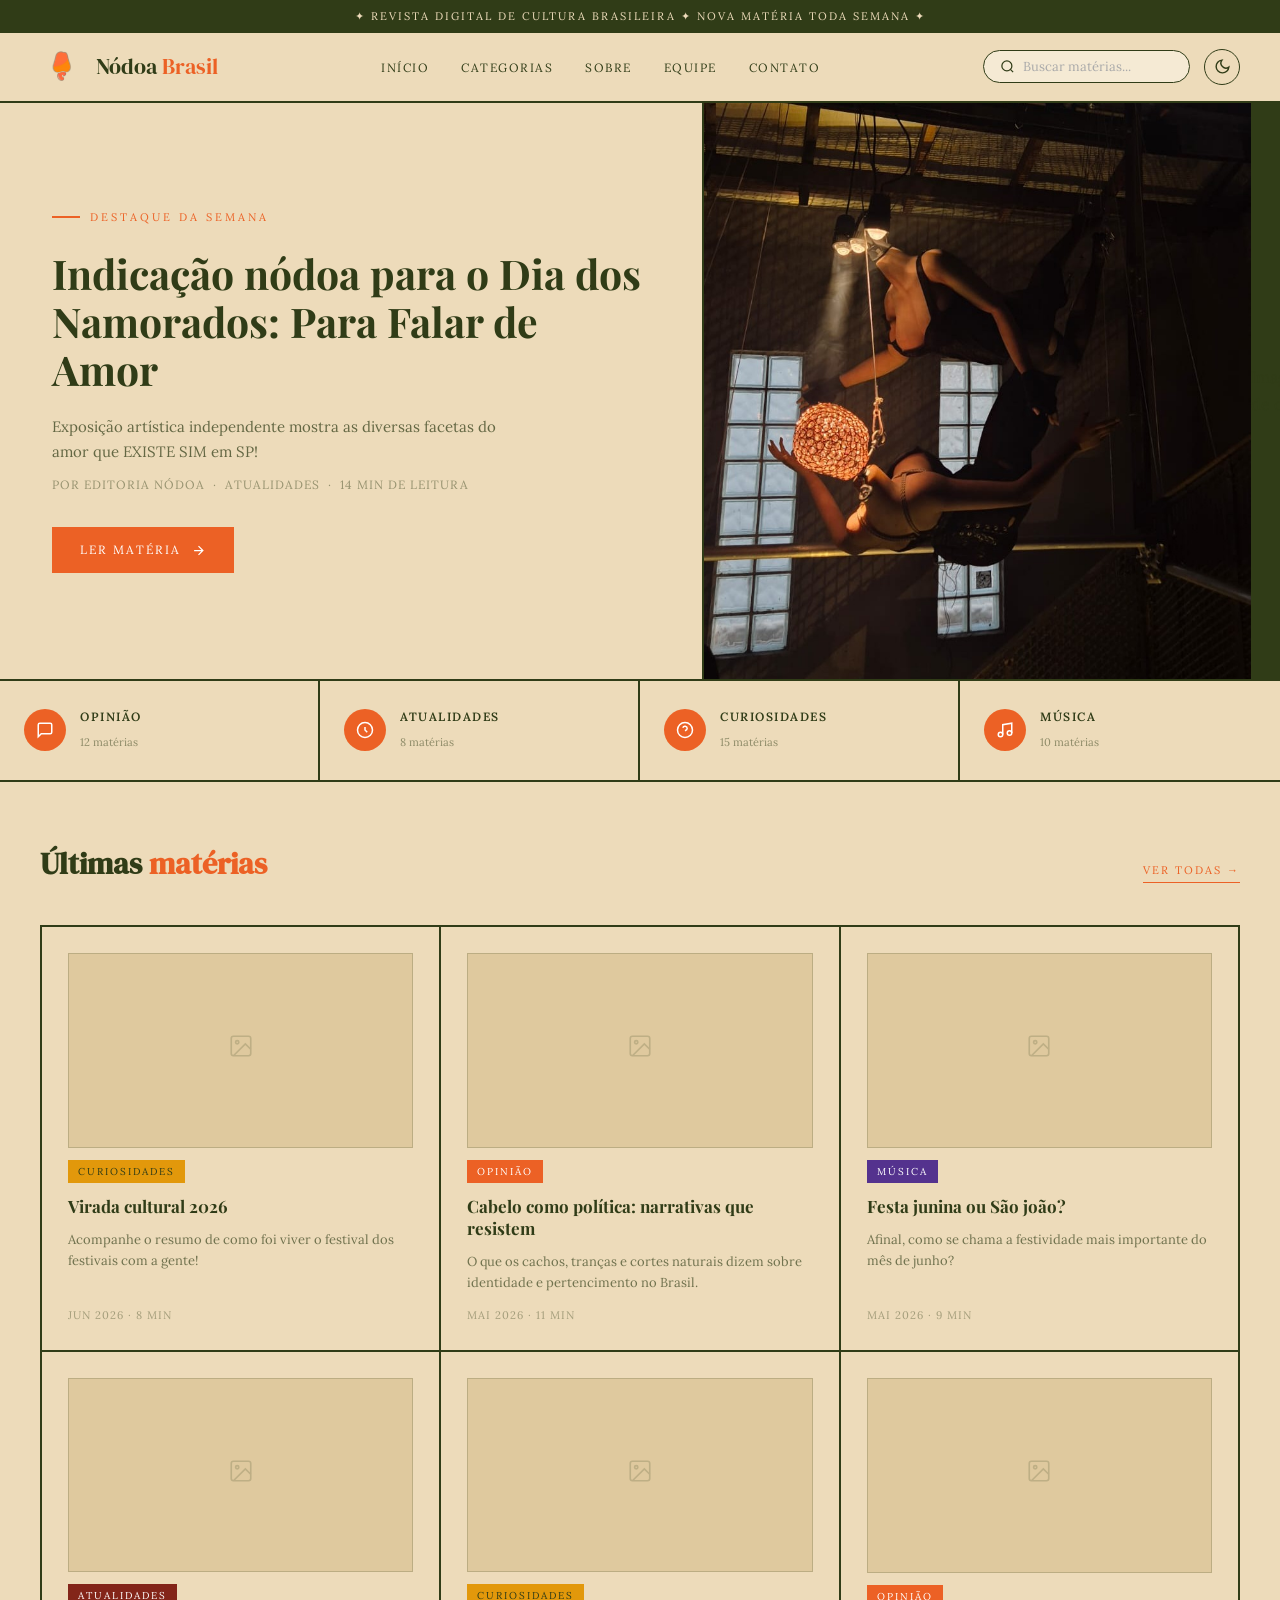
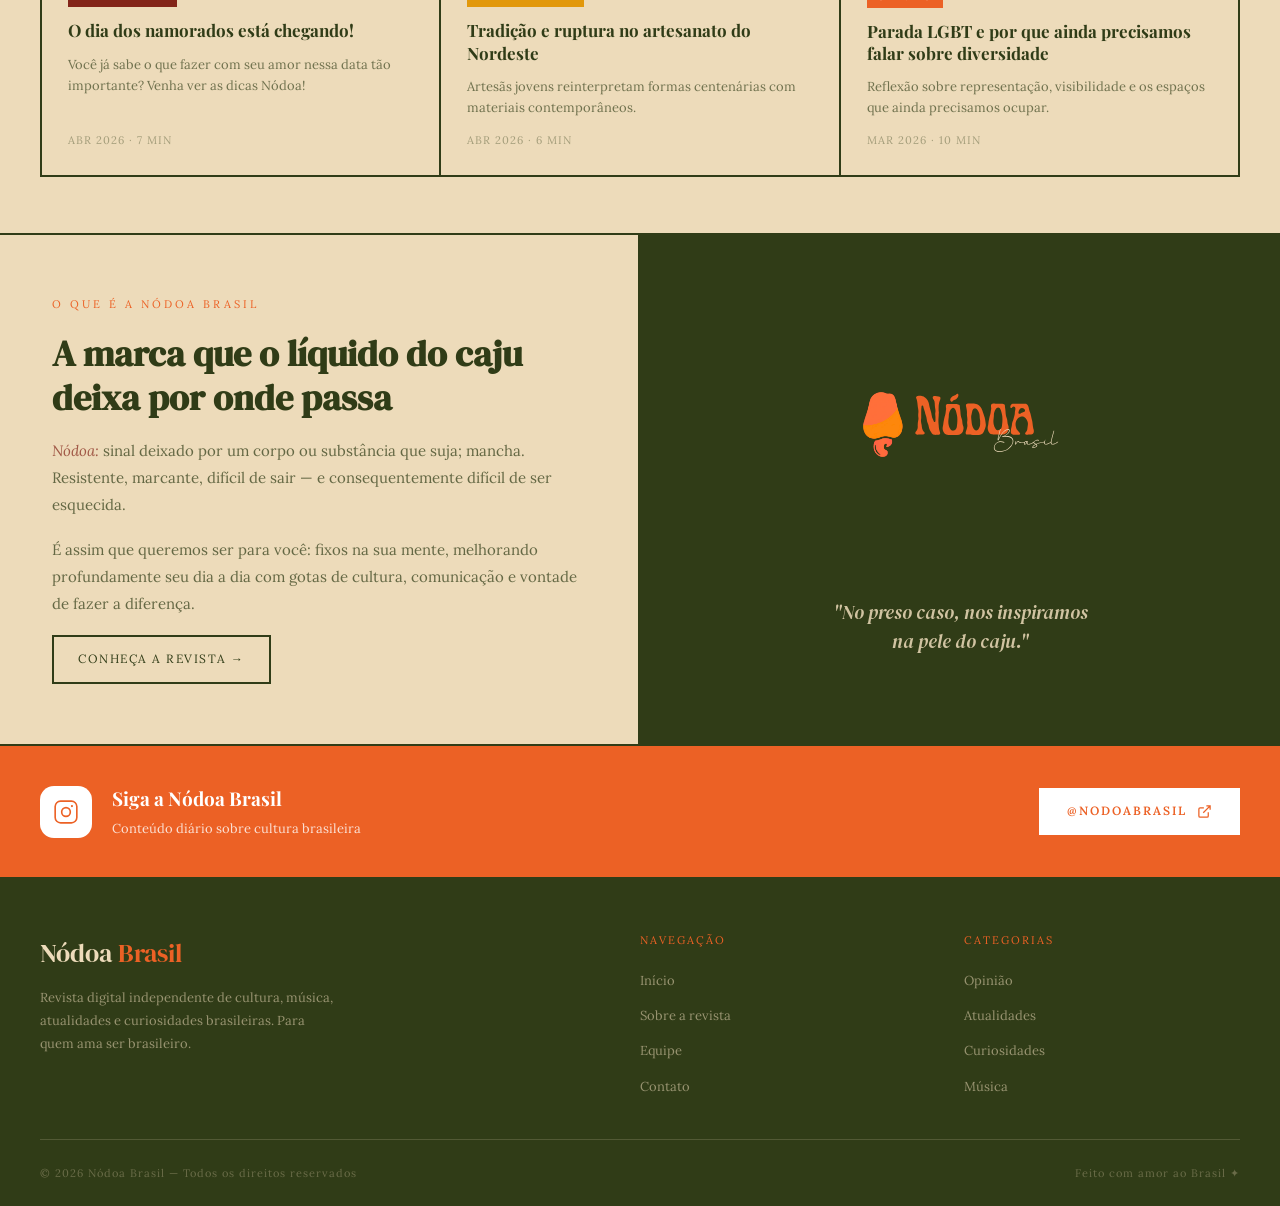
<file: index.html>
<!DOCTYPE html>
<html lang="pt-BR">
<head>
  <meta charset="UTF-8" />
  <meta name="viewport" content="width=device-width, initial-scale=1.0" />
  <title>Nódoa Brasil</title>
  <meta name="description" content="Nódoa Brasil — revista digital de cultura, música, atualidades e curiosidades brasileiras." />

  <link rel="preconnect" href="https://fonts.googleapis.com" />
  <link rel="preconnect" href="https://fonts.gstatic.com" crossorigin />
  <link href="https://fonts.googleapis.com/css2?family=Playfair+Display:ital,wght@0,700;1,400&family=DM+Serif+Display:ital@0;1&family=Lora:ital,wght@0,400;0,600;1,400&display=swap" rel="stylesheet" />

  <style>
    :root {
      --creme:     #eddbba;
      --verde:     #303c17;
      --laranja:   #ec6125;
      --vinho:     #832519;
      --mostarda:  #e2980b;
      --roxo:      #54328e;
      --card-bg:   #f5ead4;
      --creme-esc: #dfc99e;

      --bg:   var(--creme);
      --text: var(--verde);

      --font-display: 'DM Serif Display', serif;
      --font-title:   'Playfair Display', serif;
      --font-body:    'Lora', serif;
    }

    [data-theme="dark"] {
      --bg:      #1a1f0e;
      --text:    #eddbba;
      --card-bg: #252b14;
      --creme-esc: #2e3518;
    }

    *, *::before, *::after { box-sizing: border-box; margin: 0; padding: 0; }
    html { scroll-behavior: smooth; }

    body {
      background: var(--bg);
      color: var(--text);
      font-family: var(--font-body);
      line-height: 1.7;
      transition: background 0.3s, color 0.3s;
    }

    a { color: inherit; text-decoration: none; }
    img { max-width: 100%; display: block; }

    /* ── TOP BAR ── */
    .top-bar {
      background: var(--verde);
      color: var(--creme);
      text-align: center;
      padding: 7px 20px;
      font-size: 11px;
      letter-spacing: 2px;
      text-transform: uppercase;
    }
    [data-theme="dark"] .top-bar { background: #0d1008; }

    /* ── NAVBAR ── */
    .navbar {
      background: var(--bg);
      border-bottom: 2px solid var(--verde);
      padding: 0 40px;
      height: 70px;
      display: flex;
      align-items: center;
      justify-content: space-between;
      position: sticky;
      top: 0;
      z-index: 100;
      transition: background 0.3s;
    }

    .nav-logo {
      display: flex;
      align-items: center;
      gap: 12px;
    }

    .nav-logo svg { width: 42px; height: 42px; flex-shrink: 0; }

    .nav-logo-text {
      font-family: var(--font-display);
      font-size: 22px;
      color: var(--text);
      transition: color 0.3s;
    }
    .nav-logo-text span { color: var(--laranja); }

    .nav-links {
      display: flex;
      gap: 32px;
      list-style: none;
    }
    .nav-links a {
      font-size: 12px;
      letter-spacing: 1.5px;
      text-transform: uppercase;
      color: var(--text);
      position: relative;
      padding-bottom: 3px;
      transition: color 0.2s;
    }
    .nav-links a::after {
      content: '';
      position: absolute;
      bottom: 0; left: 0;
      width: 0; height: 2px;
      background: var(--laranja);
      transition: width 0.3s;
    }
    .nav-links a:hover { color: var(--laranja); }
    .nav-links a:hover::after { width: 100%; }

    .nav-right { display: flex; align-items: center; gap: 14px; }

    .search-wrap {
      display: flex;
      align-items: center;
      gap: 8px;
      background: var(--card-bg);
      border: 1.5px solid var(--verde);
      border-radius: 24px;
      padding: 7px 16px;
      transition: border-color 0.2s;
    }
    .search-wrap:focus-within { border-color: var(--laranja); }
    .search-wrap svg { width: 15px; height: 15px; stroke: var(--text); flex-shrink: 0; }
    .search-wrap input {
      background: transparent;
      border: none;
      outline: none;
      font-family: var(--font-body);
      font-size: 13px;
      color: var(--text);
      width: 150px;
    }
    .search-wrap input::placeholder { color: #aaa; }

    .theme-btn {
      background: none;
      border: 1.5px solid var(--text);
      border-radius: 50%;
      width: 36px; height: 36px;
      display: flex; align-items: center; justify-content: center;
      cursor: pointer;
      color: var(--text);
      transition: background 0.2s, color 0.2s;
    }
    .theme-btn:hover { background: var(--verde); color: var(--creme); border-color: var(--verde); }
    [data-theme="dark"] .theme-btn:hover { background: var(--creme); color: var(--verde); border-color: var(--creme); }

    /* ── HERO ── */
    .hero {
      display: grid;
      grid-template-columns: 55% 45%;
      border-bottom: 2px solid var(--verde);
      min-height: 500px;
    }

    .hero-content {
      padding: 64px 52px;
      display: flex;
      flex-direction: column;
      justify-content: center;
      border-right: 2px solid var(--verde);
    }

    .hero-tag {
      display: inline-flex;
      align-items: center;
      gap: 10px;
      font-size: 11px;
      letter-spacing: 3px;
      text-transform: uppercase;
      color: var(--laranja);
      margin-bottom: 22px;
    }
    .hero-tag::before {
      content: '';
      width: 28px; height: 2px;
      background: var(--laranja);
      display: block;
    }

    .hero-title {
      font-family: var(--font-title);
      font-size: clamp(26px, 3.2vw, 44px);
      font-weight: 700;
      line-height: 1.18;
      margin-bottom: 20px;
    }

    .hero-excerpt {
      font-size: 15px;
      opacity: 0.72;
      max-width: 460px;
      margin-bottom: 10px;
    }

    .hero-meta {
      font-size: 12px;
      letter-spacing: 1px;
      text-transform: uppercase;
      opacity: 0.45;
      margin-bottom: 32px;
    }

    .btn-ler {
      display: inline-flex;
      align-items: center;
      gap: 10px;
      background: var(--laranja);
      color: #fff;
      font-size: 12px;
      letter-spacing: 2px;
      text-transform: uppercase;
      padding: 13px 28px;
      align-self: flex-start;
      transition: background 0.2s, transform 0.15s;
    }
    .btn-ler svg { width: 15px; height: 15px; stroke: #fff; transition: transform 0.2s; }
    .btn-ler:hover { background: var(--vinho); transform: translateY(-2px); }
    .btn-ler:hover svg { transform: translateX(4px); }

    .hero-image {
      background: var(--verde);
      display: flex;
      align-items: center;
      justify-content: center;
      min-height: 380px;
      overflow: hidden;
      position: relative;
    }
    .hero-image img { width: 100%; height: 100%; object-fit: cover; }
    .hero-placeholder {
      display: flex;
      flex-direction: column;
      align-items: center;
      gap: 10px;
      color: var(--creme);
      opacity: 0.25;
      font-size: 12px;
      letter-spacing: 1px;
    }
    .hero-placeholder svg { width: 44px; height: 44px; stroke: currentColor; }

    /* ── CATEGORIAS ── */
    .categorias {
      display: grid;
      grid-template-columns: repeat(4, 1fr);
      border-bottom: 2px solid var(--verde);
    }

    .cat-item {
      display: flex;
      align-items: center;
      gap: 14px;
      padding: 26px 24px;
      border-right: 2px solid var(--verde);
      transition: background 0.2s, color 0.2s;
      cursor: pointer;
    }
    .cat-item:last-child { border-right: none; }
    .cat-item:hover { background: var(--verde); color: var(--creme); }
    .cat-item:hover .cat-icon { background: var(--laranja); }

    .cat-icon {
      width: 42px; height: 42px;
      border-radius: 50%;
      background: var(--laranja);
      display: flex; align-items: center; justify-content: center;
      flex-shrink: 0;
      transition: background 0.2s;
    }
    .cat-icon svg { width: 18px; height: 18px; stroke: #fff; fill: none; }

    .cat-nome {
      font-size: 12px;
      font-weight: 600;
      letter-spacing: 1.5px;
      text-transform: uppercase;
      display: block;
    }
    .cat-qtd { font-size: 11px; opacity: 0.5; }

    /* ── GRID MATÉRIAS ── */
    .materias-sec {
      padding: 56px 40px;
      border-bottom: 2px solid var(--verde);
    }

    .sec-header {
      display: flex;
      align-items: baseline;
      justify-content: space-between;
      margin-bottom: 36px;
    }
    .sec-title {
      font-family: var(--font-display);
      font-size: 30px;
    }
    .sec-title span { color: var(--laranja); }
    .sec-ver {
      font-size: 11px;
      letter-spacing: 2px;
      text-transform: uppercase;
      color: var(--laranja);
      border-bottom: 1px solid var(--laranja);
      padding-bottom: 2px;
    }
    .sec-ver:hover { color: var(--vinho); border-color: var(--vinho); }

    .grid-materias {
      display: grid;
      grid-template-columns: repeat(3, 1fr);
      gap: 2px;
      background: var(--verde);
      border: 2px solid var(--verde);
    }

    .card {
      background: var(--bg);
      padding: 26px;
      display: flex;
      flex-direction: column;
      gap: 12px;
      transition: background 0.2s;
    }
    .card:hover { background: var(--card-bg); }

    .card-img {
      width: 100%;
      aspect-ratio: 16/9;
      background: var(--creme-esc);
      border: 1.5px solid rgba(48,60,23,0.2);
      display: flex; align-items: center; justify-content: center;
      overflow: hidden;
    }
    [data-theme="dark"] .card-img { border-color: #3a4520; }
    .card-img img { width: 100%; height: 100%; object-fit: cover; }
    .card-img-ph { opacity: 0.18; }
    .card-img-ph svg { width: 26px; height: 26px; stroke: var(--text); }

    .tag {
      display: inline-block;
      font-size: 10px;
      letter-spacing: 2px;
      text-transform: uppercase;
      padding: 3px 10px;
      align-self: flex-start;
    }
    .tag-op  { background: var(--laranja);  color: #fff; }
    .tag-at  { background: var(--vinho);    color: #fff; }
    .tag-cu  { background: var(--mostarda); color: var(--verde); }
    .tag-mu  { background: var(--roxo);     color: #fff; }

    .card-titulo {
      font-family: var(--font-title);
      font-size: 17px;
      font-weight: 700;
      line-height: 1.3;
    }
    .card-exc {
      font-size: 13px;
      opacity: 0.65;
      line-height: 1.65;
    }
    .card-meta {
      font-size: 11px;
      letter-spacing: 1px;
      text-transform: uppercase;
      opacity: 0.38;
      margin-top: auto;
    }

    /* ── SOBRE ── */
    .sobre-sec {
      display: grid;
      grid-template-columns: 1fr 1fr;
      border-bottom: 2px solid var(--verde);
    }

    .sobre-content {
      padding: 60px 52px;
      border-right: 2px solid var(--verde);
      display: flex;
      flex-direction: column;
      justify-content: center;
      gap: 18px;
    }

    .sobre-label {
      font-size: 11px;
      letter-spacing: 3px;
      text-transform: uppercase;
      color: var(--laranja);
    }

    .sobre-titulo {
      font-family: var(--font-display);
      font-size: clamp(24px, 2.8vw, 36px);
      line-height: 1.22;
    }

    .sobre-texto {
      font-size: 15px;
      line-height: 1.8;
      opacity: 0.72;
    }
    .sobre-texto em { font-style: italic; color: var(--vinho); opacity: 1; }

    .btn-sobre {
      display: inline-flex;
      align-items: center;
      gap: 8px;
      border: 2px solid var(--verde);
      color: var(--text);
      font-size: 12px;
      letter-spacing: 1.5px;
      text-transform: uppercase;
      padding: 12px 24px;
      align-self: flex-start;
      transition: background 0.2s, color 0.2s;
    }
    .btn-sobre:hover { background: var(--verde); color: var(--creme); }

    .sobre-visual {
      background: var(--verde);
      display: flex;
      align-items: center;
      justify-content: center;
      padding: 56px;
      flex-direction: column;
      gap: 24px;
    }

    .caju-grande { width: 130px; }

    .sobre-frase {
      font-family: var(--font-display);
      font-style: italic;
      font-size: 19px;
      color: var(--creme);
      text-align: center;
      max-width: 280px;
      line-height: 1.5;
      opacity: 0.85;
    }

    /* ── INSTAGRAM ── */
    .insta-sec {
      background: var(--laranja);
      padding: 36px 40px;
      display: flex;
      align-items: center;
      justify-content: space-between;
      border-bottom: 2px solid var(--verde);
    }

    .insta-esq {
      display: flex;
      align-items: center;
      gap: 20px;
    }

    .insta-icone {
      width: 52px; height: 52px;
      background: #fff;
      border-radius: 14px;
      display: flex; align-items: center; justify-content: center;
      flex-shrink: 0;
    }
    .insta-icone svg { width: 26px; height: 26px; stroke: var(--laranja); fill: none; }

    .insta-titulo {
      font-family: var(--font-title);
      font-size: 19px;
      color: #fff;
      display: block;
    }
    .insta-sub {
      font-size: 13px;
      color: rgba(255,255,255,0.8);
    }

    .btn-insta {
      display: inline-flex;
      align-items: center;
      gap: 10px;
      background: #fff;
      color: var(--laranja);
      font-size: 12px;
      font-weight: 600;
      letter-spacing: 2px;
      text-transform: uppercase;
      padding: 13px 28px;
      transition: background 0.2s, color 0.2s;
    }
    .btn-insta svg { width: 15px; height: 15px; stroke: currentColor; }
    .btn-insta:hover { background: var(--verde); color: #fff; }

    /* ── FOOTER ── */
    footer {
      background: var(--verde);
      color: var(--creme);
      padding: 52px 40px 24px;
    }

    .footer-grid {
      display: grid;
      grid-template-columns: 2fr 1fr 1fr;
      gap: 48px;
      padding-bottom: 40px;
      border-bottom: 1px solid rgba(237,219,186,0.18);
      margin-bottom: 24px;
    }

    .footer-logo {
      font-family: var(--font-display);
      font-size: 26px;
      margin-bottom: 12px;
    }
    .footer-logo span { color: var(--laranja); }

    .footer-desc {
      font-size: 13px;
      color: rgba(237,219,186,0.55);
      line-height: 1.75;
      max-width: 300px;
    }

    .footer-col h4 {
      font-size: 11px;
      letter-spacing: 2px;
      text-transform: uppercase;
      color: var(--laranja);
      margin-bottom: 16px;
      font-weight: normal;
    }

    .footer-col ul { list-style: none; display: flex; flex-direction: column; gap: 8px; }
    .footer-col a { font-size: 13px; color: rgba(237,219,186,0.55); transition: color 0.2s; }
    .footer-col a:hover { color: var(--creme); }

    .footer-bottom {
      display: flex;
      justify-content: space-between;
      font-size: 11px;
      color: rgba(237,219,186,0.3);
      letter-spacing: 1px;
    }

    /* ── ANIMAÇÕES ── */
    .fadein {
      opacity: 0;
      transform: translateY(18px);
      animation: up 0.55s ease forwards;
    }
    .fadein:nth-child(2) { animation-delay: 0.1s; }
    .fadein:nth-child(3) { animation-delay: 0.2s; }
    .fadein:nth-child(4) { animation-delay: 0.3s; }
    .fadein:nth-child(5) { animation-delay: 0.4s; }
    .fadein:nth-child(6) { animation-delay: 0.5s; }

    @keyframes up { to { opacity:1; transform: translateY(0); } }

    /* ── RESPONSIVO ── */
    @media (max-width: 860px) {
      .navbar { padding: 0 20px; }
      .nav-links { display: none; }
      .hero { grid-template-columns: 1fr; }
      .hero-content { border-right: none; border-bottom: 2px solid var(--verde); padding: 40px 24px; }
      .hero-image { min-height: 260px; }
      .categorias { grid-template-columns: 1fr 1fr; }
      .cat-item:nth-child(2) { border-right: none; }
      .cat-item:nth-child(3) { border-top: 2px solid var(--verde); }
      .cat-item:nth-child(4) { border-top: 2px solid var(--verde); border-right: none; }
      .materias-sec { padding: 40px 20px; }
      .grid-materias { grid-template-columns: 1fr; }
      .sobre-sec { grid-template-columns: 1fr; }
      .sobre-content { border-right: none; border-bottom: 2px solid var(--verde); padding: 40px 24px; }
      .sobre-visual { padding: 40px; }
      .insta-sec { flex-direction: column; gap: 20px; text-align: center; }
      .insta-esq { flex-direction: column; }
      .footer-grid { grid-template-columns: 1fr; gap: 28px; }
      .footer-bottom { flex-direction: column; gap: 6px; }
    }
  </style>
</head>

<body>

  <div class="top-bar">✦ Revista digital de cultura brasileira ✦ Nova matéria toda semana ✦</div>

  <nav class="navbar" role="navigation" aria-label="Navegação principal">
    <a href="index.html" class="nav-logo" aria-label="Nódoa Brasil — página inicial">
      <img src="logo-caju.svg" alt="" aria-hidden="true" width="44" height="44" style="border-radius:7px; flex-shrink:0;" />
      <span class="nav-logo-text">Nódoa <span>Brasil</span></span>
    </a>

    <ul class="nav-links">
      <li><a href="index.html">Início</a></li>
      <li><a href="categorias.html">Categorias</a></li>
      <li><a href="sobre.html">Sobre</a></li>
      <li><a href="equipe.html">Equipe</a></li>
      <li><a href="contato.html">Contato</a></li>
    </ul>

    <div class="nav-right">
      <div class="search-wrap" role="search">
        <svg viewBox="0 0 24 24" fill="none" stroke-width="2" aria-hidden="true"><circle cx="11" cy="11" r="8"/><path d="M21 21l-4.35-4.35"/></svg>
        <input type="search" placeholder="Buscar matérias..." aria-label="Buscar matérias" id="searchInput" />
      </div>
      <button class="theme-btn" id="themeBtn" aria-label="Alternar modo claro e escuro">
        <svg id="themeIcon" viewBox="0 0 24 24" fill="none" width="17" height="17" stroke="currentColor" stroke-width="2" aria-hidden="true">
          <path d="M21 12.79A9 9 0 1111.21 3 7 7 0 0021 12.79z"/>
        </svg>
      </button>
    </div>
  </nav>

  <main>

    <!-- HERO -->
    <section class="hero" aria-label="Matéria em destaque">
      <div class="hero-content">
        <span class="hero-tag">Destaque da semana</span>
        <h1 class="hero-title">Indicação nódoa para o Dia dos Namorados: Para Falar de Amor</h1>
        <p class="hero-excerpt">Exposição artística independente mostra as diversas facetas do amor que EXISTE SIM em SP!</p>
        <p class="hero-meta">Por Editoria Nódoa &nbsp;·&nbsp; Atualidades &nbsp;·&nbsp; 14 min de leitura</p>
        <a href="materia.html" class="btn-ler">
          Ler matéria
          <svg viewBox="0 0 24 24" fill="none" stroke-width="2" aria-hidden="true"><path d="M5 12h14M12 5l7 7-7 7"/></svg>
        </a>
      </div>
      <div class="hero-image" aria-label="Imagem da matéria destaque">
        <!--
          Para adicionar sua imagem, substitua o bloco abaixo por:
          <img src="imagens/destaque.jpg" alt="Descrição da imagem" />
        -->
        <img src="foto2.JPG" alt="" />
          <svg viewBox="0 0 24 24" fill="none" stroke-width="1.5"><rect x="3" y="3" width="24" height="24" rx="2"/><circle cx="8.5" cy="8.5" r="1.5"/><path d="M21 15l-5-5L5 21"/></svg>
          <span>Imagem de capa</span>
        </div>
      </div>
    </section>

    <!-- CATEGORIAS -->
    <nav class="categorias" aria-label="Categorias">
      <a href="categoria-opiniao.html" class="cat-item">
        <div class="cat-icon" aria-hidden="true">
          <svg viewBox="0 0 24 24" stroke-width="2"><path d="M21 15a2 2 0 01-2 2H7l-4 4V5a2 2 0 012-2h14a2 2 0 012 2z"/></svg>
        </div>
        <div>
          <span class="cat-nome">Opinião</span>
          <span class="cat-qtd">12 matérias</span>
        </div>
      </a>
      <a href="categoria-atualidades.html" class="cat-item">
        <div class="cat-icon" aria-hidden="true">
          <svg viewBox="0 0 24 24" stroke-width="2"><circle cx="12" cy="12" r="10"/><path d="M12 8v4l3 3"/></svg>
        </div>
        <div>
          <span class="cat-nome">Atualidades</span>
          <span class="cat-qtd">8 matérias</span>
        </div>
      </a>
      <a href="categoria-curiosidades.html" class="cat-item">
        <div class="cat-icon" aria-hidden="true">
          <svg viewBox="0 0 24 24" stroke-width="2"><circle cx="12" cy="12" r="10"/><path d="M9.09 9a3 3 0 015.83 1c0 2-3 3-3 3M12 17h.01"/></svg>
        </div>
        <div>
          <span class="cat-nome">Curiosidades</span>
          <span class="cat-qtd">15 matérias</span>
        </div>
      </a>
      <a href="categoria-musica.html" class="cat-item">
        <div class="cat-icon" aria-hidden="true">
          <svg viewBox="0 0 24 24" stroke-width="2"><path d="M9 18V5l12-2v13"/><circle cx="6" cy="18" r="3"/><circle cx="18" cy="16" r="3"/></svg>
        </div>
        <div>
          <span class="cat-nome">Música</span>
          <span class="cat-qtd">10 matérias</span>
        </div>
      </a>
    </nav>

    <!-- GRID DE MATÉRIAS -->
    <section class="materias-sec" aria-label="Últimas matérias">
      <div class="sec-header">
        <h2 class="sec-title">Últimas <span>matérias</span></h2>
        <a href="arquivo.html" class="sec-ver">Ver todas →</a>
      </div>
      <div class="grid-materias">

        <a href="materia.html" class="card fadein">
          <div class="card-img" aria-hidden="true">
            <!-- <img src="imagens/zines.jpg" alt="Zines espalhadas sobre mesa" /> -->
            <div class="card-img-ph"><svg viewBox="0 0 24 24" fill="none" stroke-width="1.5"><rect x="3" y="3" width="18" height="18" rx="2"/><circle cx="8.5" cy="8.5" r="1.5"/><path d="M21 15l-5-5L5 21"/></svg></div>
          </div>
          <span class="tag tag-cu">Curiosidades</span>
          <h3 class="card-titulo">Virada cultural 2026</h3>
          <p class="card-exc">Acompanhe o resumo de como foi viver o festival dos festivais com a gente!</p>
          <p class="card-meta">Jun 2026 · 8 min</p>
        </a>

        <a href="materia.html" class="card fadein">
          <div class="card-img" aria-hidden="true">
            <div class="card-img-ph"><svg viewBox="0 0 24 24" fill="none" stroke-width="1.5"><rect x="3" y="3" width="18" height="18" rx="2"/><circle cx="8.5" cy="8.5" r="1.5"/><path d="M21 15l-5-5L5 21"/></svg></div>
          </div>
          <span class="tag tag-op">Opinião</span>
          <h3 class="card-titulo">Cabelo como política: narrativas que resistem</h3>
          <p class="card-exc">O que os cachos, tranças e cortes naturais dizem sobre identidade e pertencimento no Brasil.</p>
          <p class="card-meta">Mai 2026 · 11 min</p>
        </a>

        <a href="materia.html" class="card fadein">
          <div class="card-img" aria-hidden="true">
            <div class="card-img-ph"><svg viewBox="0 0 24 24" fill="none" stroke-width="1.5"><rect x="3" y="3" width="18" height="18" rx="2"/><circle cx="8.5" cy="8.5" r="1.5"/><path d="M21 15l-5-5L5 21"/></svg></div>
          </div>
          <span class="tag tag-mu">Música</span>
          <h3 class="card-titulo">Festa junina ou São joão?</h3>
          <p class="card-exc">Afinal, como se chama a festividade mais importante do mês de junho?</p>
          <p class="card-meta">Mai 2026 · 9 min</p>
        </a>

        <a href="materia.html" class="card fadein">
          <div class="card-img" aria-hidden="true">
            <div class="card-img-ph"><svg viewBox="0 0 24 24" fill="none" stroke-width="1.5"><rect x="3" y="3" width="18" height="18" rx="2"/><circle cx="8.5" cy="8.5" r="1.5"/><path d="M21 15l-5-5L5 21"/></svg></div>
          </div>
          <span class="tag tag-at">Atualidades</span>
          <h3 class="card-titulo">O dia dos namorados está chegando!</h3>
          <p class="card-exc">Você já sabe o que fazer com seu amor nessa data tão importante? Venha ver as dicas Nódoa!</p>
          <p class="card-meta">Abr 2026 · 7 min</p>
        </a>

        <a href="materia.html" class="card fadein">
          <div class="card-img" aria-hidden="true">
            <div class="card-img-ph"><svg viewBox="0 0 24 24" fill="none" stroke-width="1.5"><rect x="3" y="3" width="18" height="18" rx="2"/><circle cx="8.5" cy="8.5" r="1.5"/><path d="M21 15l-5-5L5 21"/></svg></div>
          </div>
          <span class="tag tag-cu">Curiosidades</span>
          <h3 class="card-titulo">Tradição e ruptura no artesanato do Nordeste</h3>
          <p class="card-exc">Artesãs jovens reinterpretam formas centenárias com materiais contemporâneos.</p>
          <p class="card-meta">Abr 2026 · 6 min</p>
        </a>

        <a href="materia.html" class="card fadein">
          <div class="card-img" aria-hidden="true">
            <div class="card-img-ph"><svg viewBox="0 0 24 24" fill="none" stroke-width="1.5"><rect x="3" y="3" width="18" height="18" rx="2"/><circle cx="8.5" cy="8.5" r="1.5"/><path d="M21 15l-5-5L5 21"/></svg></div>
          </div>
          <span class="tag tag-op">Opinião</span>
          <h3 class="card-titulo">Parada LGBT e por que ainda precisamos falar sobre diversidade</h3>
          <p class="card-exc">Reflexão sobre representação, visibilidade e os espaços que ainda precisamos ocupar.</p>
          <p class="card-meta">Mar 2026 · 10 min</p>
        </a>

      </div>
    </section>

    <!-- SOBRE -->
    <section class="sobre-sec" aria-label="Sobre a Nódoa Brasil">
      <div class="sobre-content">
        <span class="sobre-label">O que é a Nódoa Brasil</span>
        <h2 class="sobre-titulo">A marca que o líquido do caju deixa por onde passa</h2>
        <p class="sobre-texto">
          <em>Nódoa:</em> sinal deixado por um corpo ou substância que suja; mancha. Resistente, marcante, difícil de sair — e consequentemente difícil de ser esquecida.
        </p>
        <p class="sobre-texto">
          É assim que queremos ser para você: fixos na sua mente, melhorando profundamente seu dia a dia com gotas de cultura, comunicação e vontade de fazer a diferença.
        </p>
        <a href="sobre.html" class="btn-sobre">Conheça a revista →</a>
      </div>
      <div class="sobre-visual" aria-hidden="true">
        <img src="logo-completo.svg" alt="Logo Nódoa Brasil" style="width:200px; max-width:100%;" />
        <p class="sobre-frase">"No preso caso, nos inspiramos na pele do caju."</p>
      </div>
    </section>

    <!-- INSTAGRAM -->
    <section class="insta-sec" aria-label="Instagram da Nódoa Brasil">
      <div class="insta-esq">
        <div class="insta-icone" aria-hidden="true">
          <svg viewBox="0 0 24 24" stroke-width="1.5">
            <rect x="2" y="2" width="20" height="20" rx="5"/>
            <circle cx="12" cy="12" r="4"/>
            <circle cx="17.5" cy="6.5" r="1" fill="#ec6125" stroke="none"/>
          </svg>
        </div>
        <div>
          <strong class="insta-titulo">Siga a Nódoa Brasil</strong>
          <span class="insta-sub">Conteúdo diário sobre cultura brasileira</span>
        </div>
      </div>
      <a href="https://instagram.com/nodoabrasil" target="_blank" rel="noopener noreferrer" class="btn-insta">
        @nodoabrasil
        <svg viewBox="0 0 24 24" fill="none" stroke-width="2" aria-hidden="true"><path d="M18 13v6a2 2 0 01-2 2H5a2 2 0 01-2-2V8a2 2 0 012-2h6M15 3h6v6M10 14L21 3"/></svg>
      </a>
    </section>

  </main>

  <!-- FOOTER -->
  <footer role="contentinfo">
    <div class="footer-grid">
      <div>
        <div class="footer-logo">Nódoa <span>Brasil</span></div>
        <p class="footer-desc">Revista digital independente de cultura, música, atualidades e curiosidades brasileiras. Para quem ama ser brasileiro.</p>
      </div>
      <div class="footer-col">
        <h4>Navegação</h4>
        <ul>
          <li><a href="index.html">Início</a></li>
          <li><a href="sobre.html">Sobre a revista</a></li>
          <li><a href="equipe.html">Equipe</a></li>
          <li><a href="contato.html">Contato</a></li>
        </ul>
      </div>
      <div class="footer-col">
        <h4>Categorias</h4>
        <ul>
          <li><a href="categoria-opiniao.html">Opinião</a></li>
          <li><a href="categoria-atualidades.html">Atualidades</a></li>
          <li><a href="categoria-curiosidades.html">Curiosidades</a></li>
          <li><a href="categoria-musica.html">Música</a></li>
        </ul>
      </div>
    </div>
    <div class="footer-bottom">
      <span>© 2026 Nódoa Brasil — Todos os direitos reservados</span>
      <span>Feito com amor ao Brasil ✦</span>
    </div>
  </footer>

  <script>
    // Modo escuro
    const btn = document.getElementById('themeBtn');
    const icon = document.getElementById('themeIcon');
    const moon = '<path d="M21 12.79A9 9 0 1111.21 3 7 7 0 0021 12.79z"/>';
    const sun  = '<circle cx="12" cy="12" r="5"/><line x1="12" y1="1" x2="12" y2="3"/><line x1="12" y1="21" x2="12" y2="23"/><line x1="4.22" y1="4.22" x2="5.64" y2="5.64"/><line x1="18.36" y1="18.36" x2="19.78" y2="19.78"/><line x1="1" y1="12" x2="3" y2="12"/><line x1="21" y1="12" x2="23" y2="12"/><line x1="4.22" y1="19.78" x2="5.64" y2="18.36"/><line x1="18.36" y1="5.64" x2="19.78" y2="4.22"/>';

    if (localStorage.getItem('nodoa-theme') === 'dark') {
      document.documentElement.setAttribute('data-theme', 'dark');
      icon.innerHTML = sun;
    }

    btn.addEventListener('click', () => {
      const dark = document.documentElement.getAttribute('data-theme') === 'dark';
      if (dark) {
        document.documentElement.removeAttribute('data-theme');
        icon.innerHTML = moon;
        localStorage.setItem('nodoa-theme', 'light');
      } else {
        document.documentElement.setAttribute('data-theme', 'dark');
        icon.innerHTML = sun;
        localStorage.setItem('nodoa-theme', 'dark');
      }
    });

    // Busca
    document.getElementById('searchInput').addEventListener('keydown', e => {
      if (e.key === 'Enter' && e.target.value.trim()) {
        window.location.href = `busca.html?q=${encodeURIComponent(e.target.value.trim())}`;
      }
    });
  </script>

</body>
</html>
</file>
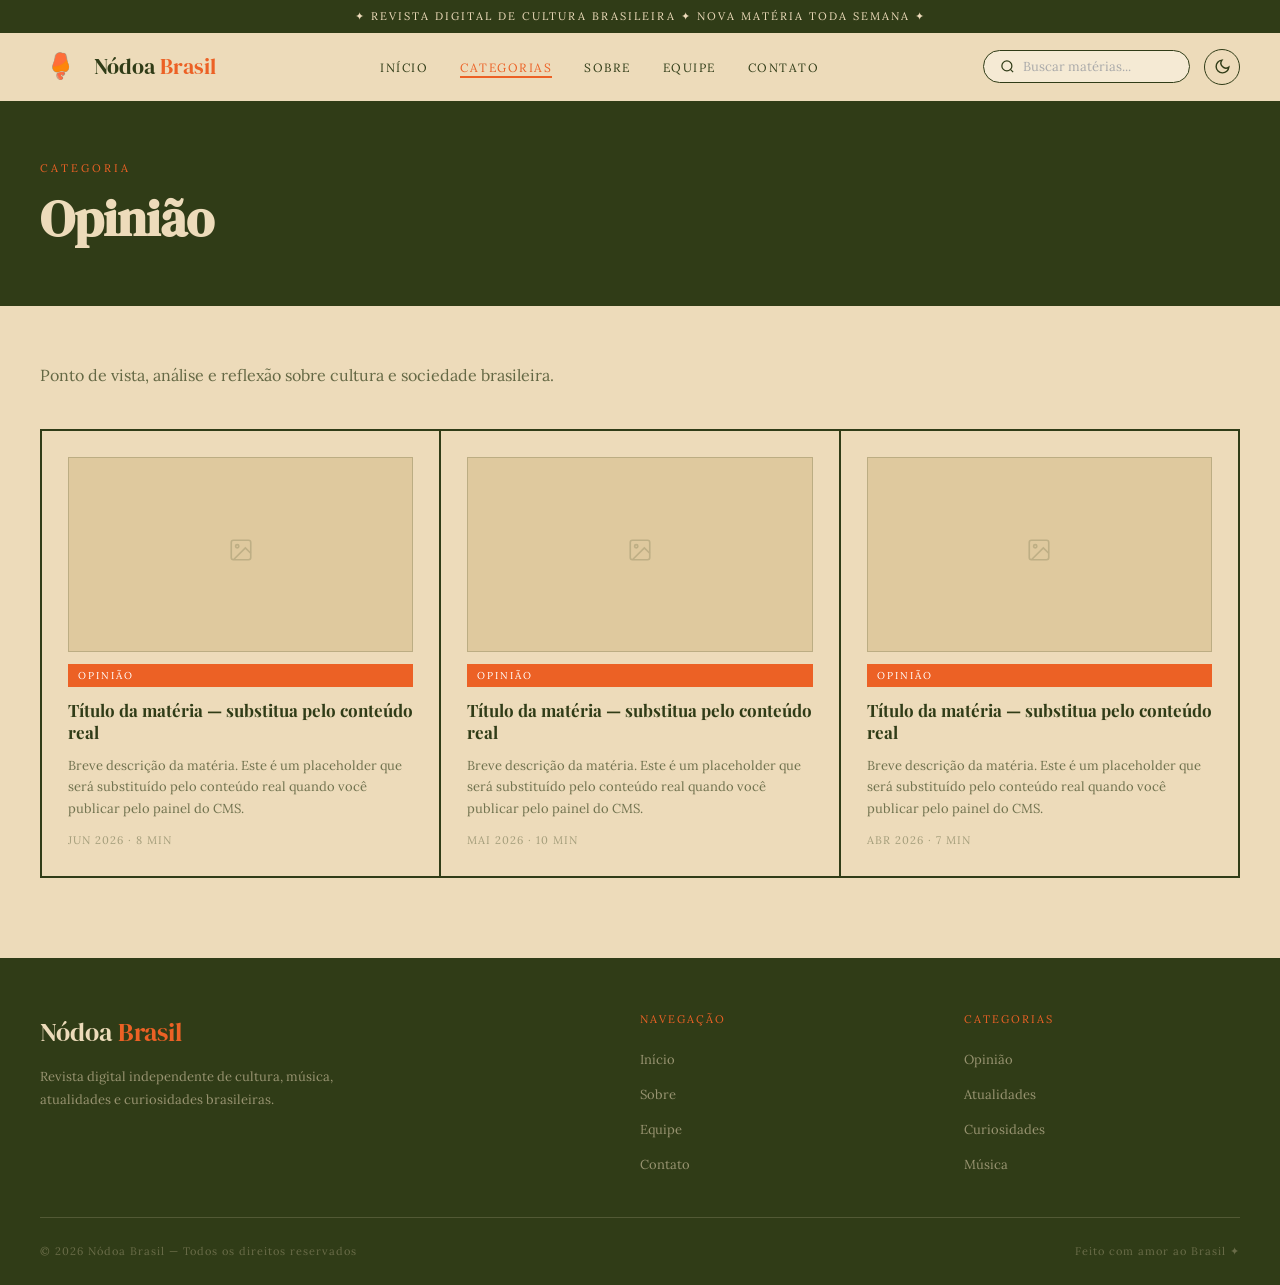
<file: categoria-opiniao.html>
<!DOCTYPE html>
<html lang="pt-BR">
<head>
  <meta charset="UTF-8" />
  <meta name="viewport" content="width=device-width, initial-scale=1.0" />
  <title>Opinião — Nódoa Brasil</title>
  <link rel="preconnect" href="https://fonts.googleapis.com" />
  <link rel="preconnect" href="https://fonts.gstatic.com" crossorigin />
  <link href="https://fonts.googleapis.com/css2?family=Playfair+Display:ital,wght@0,700;1,400&family=DM+Serif+Display:ital@0;1&family=Lora:ital,wght@0,400;0,600;1,400&display=swap" rel="stylesheet" />
  <link rel="stylesheet" href="base.css" />
  <style>
    .cat-sec { padding: 56px 40px 80px; }
    .cat-desc { font-size: 16px; opacity: 0.72; max-width: 520px; margin-bottom: 40px; line-height: 1.7; }
    .cat-grid { display: grid; grid-template-columns: repeat(3,1fr); gap: 2px; background: var(--verde); border: 2px solid var(--verde); }
    .card { background: var(--bg); padding: 26px; display: flex; flex-direction: column; gap: 12px; transition: background 0.2s; }
    .card:hover { background: var(--card-bg); }
    .card-img { width: 100%; aspect-ratio: 16/9; background: var(--creme-esc); border: 1.5px solid rgba(48,60,23,0.2); display: flex; align-items: center; justify-content: center; overflow: hidden; }
    [data-theme="dark"] .card-img { border-color: #3a4520; }
    .card-img img { width: 100%; height: 100%; object-fit: cover; }
    .card-img-ph { opacity: 0.18; }
    .card-img-ph svg { width: 26px; height: 26px; stroke: var(--text); }
    .card-titulo { font-family: var(--font-title); font-size: 17px; font-weight: 700; line-height: 1.3; }
    .card-exc { font-size: 13px; opacity: 0.65; line-height: 1.65; }
    .card-meta { font-size: 11px; letter-spacing: 1px; text-transform: uppercase; opacity: 0.38; margin-top: auto; }
    @media (max-width: 860px) { .cat-sec { padding: 40px 20px 60px; } .cat-grid { grid-template-columns: 1fr; } }
  </style>
</head>
<body>
  <div class="top-bar">✦ Revista digital de cultura brasileira ✦ Nova matéria toda semana ✦</div>
  <nav class="navbar" role="navigation" aria-label="Navegação principal">
    <a href="index.html" class="nav-logo">
      <img src="logo-caju.svg" alt="" aria-hidden="true" />
      <span class="nav-logo-text">Nódoa <span>Brasil</span></span>
    </a>
    <ul class="nav-links">
      <li><a href="index.html">Início</a></li>
      <li><a href="categorias.html" class="ativo">Categorias</a></li>
      <li><a href="sobre.html">Sobre</a></li>
      <li><a href="equipe.html">Equipe</a></li>
      <li><a href="contato.html">Contato</a></li>
    </ul>
    <div class="nav-right">
      <div class="search-wrap" role="search">
        <svg viewBox="0 0 24 24" fill="none" stroke-width="2" aria-hidden="true"><circle cx="11" cy="11" r="8"/><path d="M21 21l-4.35-4.35"/></svg>
        <input type="search" placeholder="Buscar matérias..." aria-label="Buscar matérias" id="searchInput" />
      </div>
      <button class="theme-btn" id="themeBtn" aria-label="Alternar modo claro e escuro">
        <svg id="themeIcon" viewBox="0 0 24 24" fill="none" width="17" height="17" stroke="currentColor" stroke-width="2" aria-hidden="true"><path d="M21 12.79A9 9 0 1111.21 3 7 7 0 0021 12.79z"/></svg>
      </button>
    </div>
  </nav>
  <div class="page-hero">
    <p class="page-hero-label">Categoria</p>
    <h1 class="page-hero-title">Opinião</h1>
  </div>
  <main>
    <section class="cat-sec" aria-label="Matérias de Opinião">
      <p class="cat-desc">Ponto de vista, análise e reflexão sobre cultura e sociedade brasileira.</p>
      <div class="cat-grid">
        <a href="materia.html" class="card">
          <div class="card-img" aria-hidden="true"><div class="card-img-ph"><svg viewBox="0 0 24 24" fill="none" stroke-width="1.5"><rect x="3" y="3" width="18" height="18" rx="2"/><circle cx="8.5" cy="8.5" r="1.5"/><path d="M21 15l-5-5L5 21"/></svg></div></div>
          <span class="tag tag-op">Opinião</span>
          <h2 class="card-titulo">Título da matéria — substitua pelo conteúdo real</h2>
          <p class="card-exc">Breve descrição da matéria. Este é um placeholder que será substituído pelo conteúdo real quando você publicar pelo painel do CMS.</p>
          <p class="card-meta">Jun 2026 · 8 min</p>
        </a>
        <a href="materia.html" class="card">
          <div class="card-img" aria-hidden="true"><div class="card-img-ph"><svg viewBox="0 0 24 24" fill="none" stroke-width="1.5"><rect x="3" y="3" width="18" height="18" rx="2"/><circle cx="8.5" cy="8.5" r="1.5"/><path d="M21 15l-5-5L5 21"/></svg></div></div>
          <span class="tag tag-op">Opinião</span>
          <h2 class="card-titulo">Título da matéria — substitua pelo conteúdo real</h2>
          <p class="card-exc">Breve descrição da matéria. Este é um placeholder que será substituído pelo conteúdo real quando você publicar pelo painel do CMS.</p>
          <p class="card-meta">Mai 2026 · 10 min</p>
        </a>
        <a href="materia.html" class="card">
          <div class="card-img" aria-hidden="true"><div class="card-img-ph"><svg viewBox="0 0 24 24" fill="none" stroke-width="1.5"><rect x="3" y="3" width="18" height="18" rx="2"/><circle cx="8.5" cy="8.5" r="1.5"/><path d="M21 15l-5-5L5 21"/></svg></div></div>
          <span class="tag tag-op">Opinião</span>
          <h2 class="card-titulo">Título da matéria — substitua pelo conteúdo real</h2>
          <p class="card-exc">Breve descrição da matéria. Este é um placeholder que será substituído pelo conteúdo real quando você publicar pelo painel do CMS.</p>
          <p class="card-meta">Abr 2026 · 7 min</p>
        </a>
      </div>
    </section>
  </main>
  <footer role="contentinfo">
    <div class="footer-grid">
      <div><div class="footer-logo">Nódoa <span>Brasil</span></div><p class="footer-desc">Revista digital independente de cultura, música, atualidades e curiosidades brasileiras.</p></div>
      <div class="footer-col"><h4>Navegação</h4><ul><li><a href="index.html">Início</a></li><li><a href="sobre.html">Sobre</a></li><li><a href="equipe.html">Equipe</a></li><li><a href="contato.html">Contato</a></li></ul></div>
      <div class="footer-col"><h4>Categorias</h4><ul><li><a href="categoria-opiniao.html">Opinião</a></li><li><a href="categoria-atualidades.html">Atualidades</a></li><li><a href="categoria-curiosidades.html">Curiosidades</a></li><li><a href="categoria-musica.html">Música</a></li></ul></div>
    </div>
    <div class="footer-bottom"><span>© 2026 Nódoa Brasil — Todos os direitos reservados</span><span>Feito com amor ao Brasil ✦</span></div>
  </footer>
  <script src="base.js"></script>
</body>
</html>
</file>
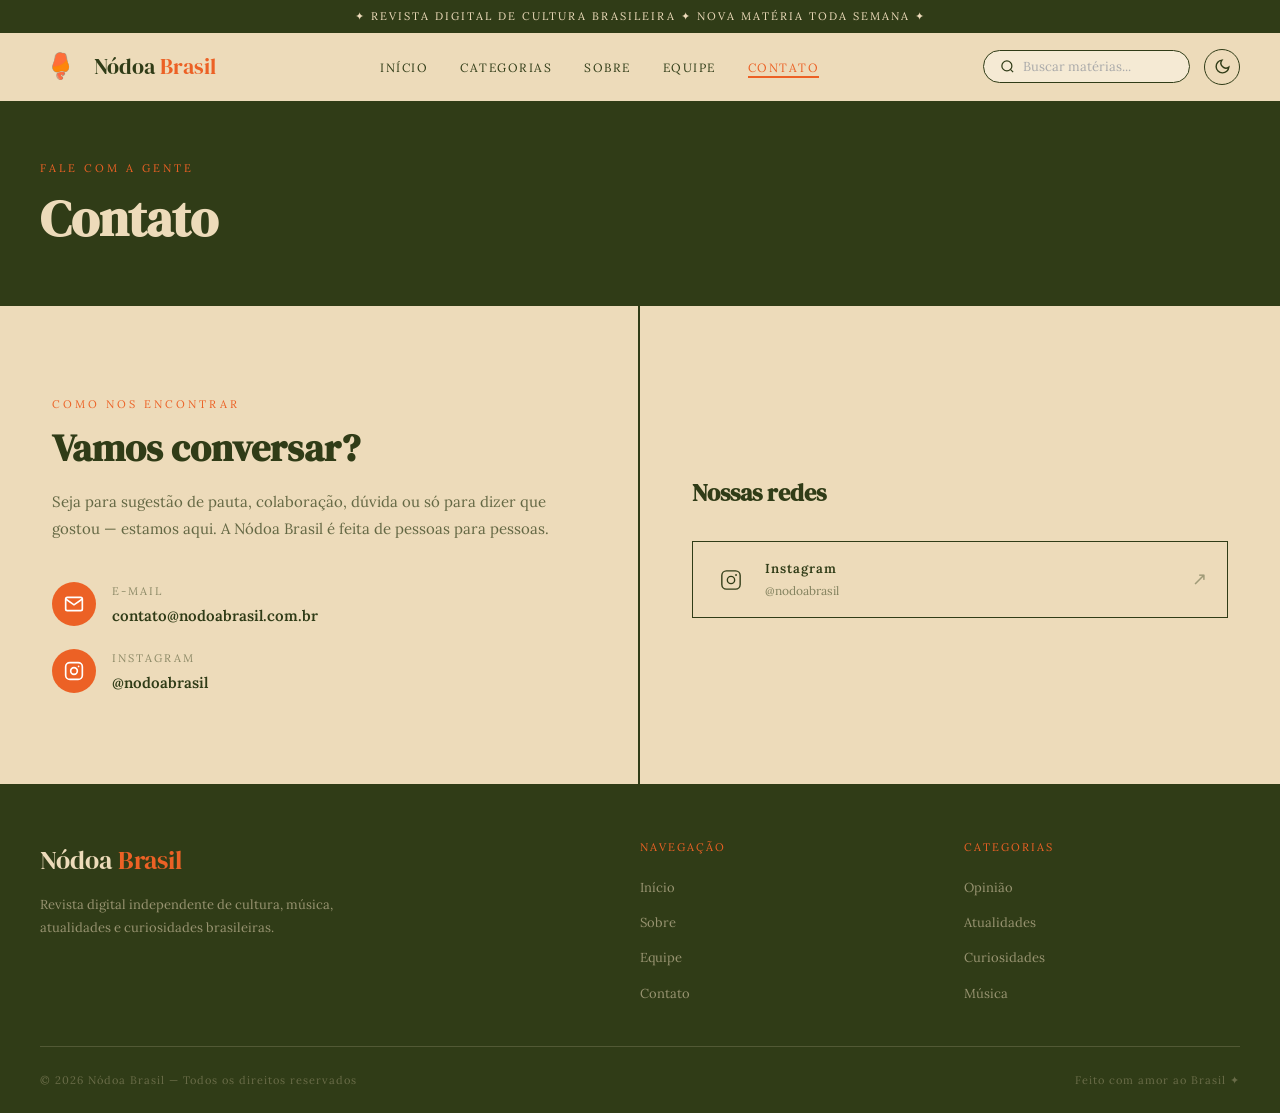
<file: contato.html>
<!DOCTYPE html>
<html lang="pt-BR">
<head>
  <meta charset="UTF-8" />
  <meta name="viewport" content="width=device-width, initial-scale=1.0" />
  <title>Contato — Nódoa Brasil</title>
  <link rel="preconnect" href="https://fonts.googleapis.com" />
  <link rel="preconnect" href="https://fonts.gstatic.com" crossorigin />
  <link href="https://fonts.googleapis.com/css2?family=Playfair+Display:ital,wght@0,700;1,400&family=DM+Serif+Display:ital@0;1&family=Lora:ital,wght@0,400;0,600;1,400&display=swap" rel="stylesheet" />
  <link rel="stylesheet" href="base.css" />
  <style>
    .contato-wrap {
      display: grid;
      grid-template-columns: 1fr 1fr;
      border-bottom: 2px solid var(--verde);
      min-height: 480px;
    }
    .contato-info {
      padding: 64px 52px;
      border-right: 2px solid var(--verde);
      display: flex;
      flex-direction: column;
      justify-content: center;
      gap: 40px;
    }
    .contato-label {
      font-size: 11px; letter-spacing: 3px; text-transform: uppercase; color: var(--laranja); margin-bottom: 12px;
    }
    .contato-titulo {
      font-family: var(--font-display);
      font-size: clamp(26px, 3vw, 38px);
      line-height: 1.22;
      margin-bottom: 16px;
    }
    .contato-desc {
      font-size: 15px; line-height: 1.8; opacity: 0.72;
    }
    .contato-itens {
      display: flex;
      flex-direction: column;
      gap: 20px;
    }
    .contato-item {
      display: flex;
      align-items: flex-start;
      gap: 16px;
    }
    .contato-icon {
      width: 44px; height: 44px;
      border-radius: 50%;
      background: var(--laranja);
      display: flex; align-items: center; justify-content: center;
      flex-shrink: 0;
    }
    .contato-icon svg { width: 20px; height: 20px; stroke: #fff; fill: none; }
    .contato-item-texto {}
    .contato-item-label {
      font-size: 11px; letter-spacing: 2px; text-transform: uppercase; opacity: 0.5; margin-bottom: 3px;
    }
    .contato-item-valor {
      font-size: 15px; font-weight: 600;
    }
    .contato-item-valor a { transition: color 0.2s; }
    .contato-item-valor a:hover { color: var(--laranja); }

    /* Redes sociais */
    .redes-sec {
      padding: 64px 52px;
      display: flex;
      flex-direction: column;
      justify-content: center;
      gap: 28px;
    }
    .redes-titulo {
      font-family: var(--font-display);
      font-size: 24px;
    }
    .redes-grid {
      display: flex;
      flex-direction: column;
      gap: 12px;
    }
    .rede-item {
      display: flex;
      align-items: center;
      gap: 16px;
      padding: 16px 20px;
      border: 1.5px solid var(--verde);
      transition: background 0.2s, color 0.2s, border-color 0.2s;
    }
    .rede-item:hover { background: var(--verde); color: var(--creme); border-color: var(--verde); }
    [data-theme="dark"] .rede-item { border-color: rgba(237,219,186,0.3); }
    [data-theme="dark"] .rede-item:hover { background: var(--creme); color: var(--verde); }
    .rede-icon {
      width: 36px; height: 36px;
      display: flex; align-items: center; justify-content: center;
      flex-shrink: 0;
    }
    .rede-icon svg { width: 22px; height: 22px; fill: none; stroke: currentColor; }
    .rede-info { display: flex; flex-direction: column; }
    .rede-nome { font-size: 13px; font-weight: 600; letter-spacing: 1px; }
    .rede-handle { font-size: 12px; opacity: 0.55; }
    .rede-seta { margin-left: auto; font-size: 18px; opacity: 0.4; }

    @media (max-width: 860px) {
      .contato-wrap { grid-template-columns: 1fr; }
      .contato-info { border-right: none; border-bottom: 2px solid var(--verde); padding: 40px 20px; }
      .redes-sec { padding: 40px 20px; }
    }
  </style>
</head>
<body>

  <div class="top-bar">✦ Revista digital de cultura brasileira ✦ Nova matéria toda semana ✦</div>

  <nav class="navbar" role="navigation" aria-label="Navegação principal">
    <a href="index.html" class="nav-logo">
      <img src="logo-caju.svg" alt="" aria-hidden="true" />
      <span class="nav-logo-text">Nódoa <span>Brasil</span></span>
    </a>
    <ul class="nav-links">
      <li><a href="index.html">Início</a></li>
      <li><a href="categorias.html">Categorias</a></li>
      <li><a href="sobre.html">Sobre</a></li>
      <li><a href="equipe.html">Equipe</a></li>
      <li><a href="contato.html" class="ativo">Contato</a></li>
    </ul>
    <div class="nav-right">
      <div class="search-wrap" role="search">
        <svg viewBox="0 0 24 24" fill="none" stroke-width="2" aria-hidden="true"><circle cx="11" cy="11" r="8"/><path d="M21 21l-4.35-4.35"/></svg>
        <input type="search" placeholder="Buscar matérias..." aria-label="Buscar matérias" id="searchInput" />
      </div>
      <button class="theme-btn" id="themeBtn" aria-label="Alternar modo claro e escuro">
        <svg id="themeIcon" viewBox="0 0 24 24" fill="none" width="17" height="17" stroke="currentColor" stroke-width="2" aria-hidden="true"><path d="M21 12.79A9 9 0 1111.21 3 7 7 0 0021 12.79z"/></svg>
      </button>
    </div>
  </nav>

  <div class="page-hero">
    <p class="page-hero-label">Fale com a gente</p>
    <h1 class="page-hero-title">Contato</h1>
  </div>

  <main>
    <section class="contato-wrap" aria-label="Informações de contato">

      <div class="contato-info">
        <div>
          <p class="contato-label">Como nos encontrar</p>
          <h2 class="contato-titulo">Vamos conversar?</h2>
          <p class="contato-desc">Seja para sugestão de pauta, colaboração, dúvida ou só para dizer que gostou — estamos aqui. A Nódoa Brasil é feita de pessoas para pessoas.</p>
        </div>

        <div class="contato-itens">
          <div class="contato-item">
            <div class="contato-icon" aria-hidden="true">
              <svg viewBox="0 0 24 24" stroke-width="2"><path d="M4 4h16c1.1 0 2 .9 2 2v12c0 1.1-.9 2-2 2H4c-1.1 0-2-.9-2-2V6c0-1.1.9-2 2-2z"/><polyline points="22,6 12,13 2,6"/></svg>
            </div>
            <div class="contato-item-texto">
              <p class="contato-item-label">E-mail</p>
              <p class="contato-item-valor">
                <!-- Substitua pelo e-mail real -->
                <a href="mailto:contato@nodoabrasil.com.br">contato@nodoabrasil.com.br</a>
              </p>
            </div>
          </div>

          <div class="contato-item">
            <div class="contato-icon" aria-hidden="true">
              <svg viewBox="0 0 24 24" stroke-width="2"><rect x="2" y="2" width="20" height="20" rx="5"/><circle cx="12" cy="12" r="4"/><circle cx="17.5" cy="6.5" r="1" fill="white" stroke="none"/></svg>
            </div>
            <div class="contato-item-texto">
              <p class="contato-item-label">Instagram</p>
              <p class="contato-item-valor">
                <a href="https://instagram.com/nodoabrasil" target="_blank" rel="noopener noreferrer">@nodoabrasil</a>
              </p>
            </div>
          </div>
        </div>
      </div>

      <div class="redes-sec" aria-label="Nossas redes sociais">
        <h2 class="redes-titulo">Nossas redes</h2>
        <div class="redes-grid">

          <a href="https://instagram.com/nodoabrasil" target="_blank" rel="noopener noreferrer" class="rede-item" aria-label="Instagram da Nódoa Brasil">
            <div class="rede-icon" aria-hidden="true">
              <svg viewBox="0 0 24 24" stroke-width="1.5"><rect x="2" y="2" width="20" height="20" rx="5"/><circle cx="12" cy="12" r="4"/><circle cx="17.5" cy="6.5" r="1" fill="currentColor" stroke="none"/></svg>
            </div>
            <div class="rede-info">
              <span class="rede-nome">Instagram</span>
              <span class="rede-handle">@nodoabrasil</span>
            </div>
            <span class="rede-seta" aria-hidden="true">↗</span>
          </a>

          <!-- Adicione outras redes quando tiver -->
          <!--
          <a href="https://twitter.com/nodoabrasil" target="_blank" rel="noopener noreferrer" class="rede-item">
            <div class="rede-icon">
              <svg viewBox="0 0 24 24" fill="currentColor" stroke="none"><path d="M18.244 2.25h3.308l-7.227 8.26 8.502 11.24H16.17l-4.714-6.231-5.401 6.231H2.747l7.73-8.835L1.254 2.25H8.08l4.258 5.626zm-1.161 17.52h1.833L7.084 4.126H5.117z"/></svg>
            </div>
            <div class="rede-info">
              <span class="rede-nome">X (Twitter)</span>
              <span class="rede-handle">@nodoabrasil</span>
            </div>
            <span class="rede-seta">↗</span>
          </a>
          -->

        </div>
      </div>

    </section>
  </main>

  <footer role="contentinfo">
    <div class="footer-grid">
      <div>
        <div class="footer-logo">Nódoa <span>Brasil</span></div>
        <p class="footer-desc">Revista digital independente de cultura, música, atualidades e curiosidades brasileiras.</p>
      </div>
      <div class="footer-col">
        <h4>Navegação</h4>
        <ul>
          <li><a href="index.html">Início</a></li>
          <li><a href="sobre.html">Sobre</a></li>
          <li><a href="equipe.html">Equipe</a></li>
          <li><a href="contato.html">Contato</a></li>
        </ul>
      </div>
      <div class="footer-col">
        <h4>Categorias</h4>
        <ul>
          <li><a href="categoria-opiniao.html">Opinião</a></li>
          <li><a href="categoria-atualidades.html">Atualidades</a></li>
          <li><a href="categoria-curiosidades.html">Curiosidades</a></li>
          <li><a href="categoria-musica.html">Música</a></li>
        </ul>
      </div>
    </div>
    <div class="footer-bottom">
      <span>© 2026 Nódoa Brasil — Todos os direitos reservados</span>
      <span>Feito com amor ao Brasil ✦</span>
    </div>
  </footer>

  <script src="base.js"></script>
</body>
</html>
</file>
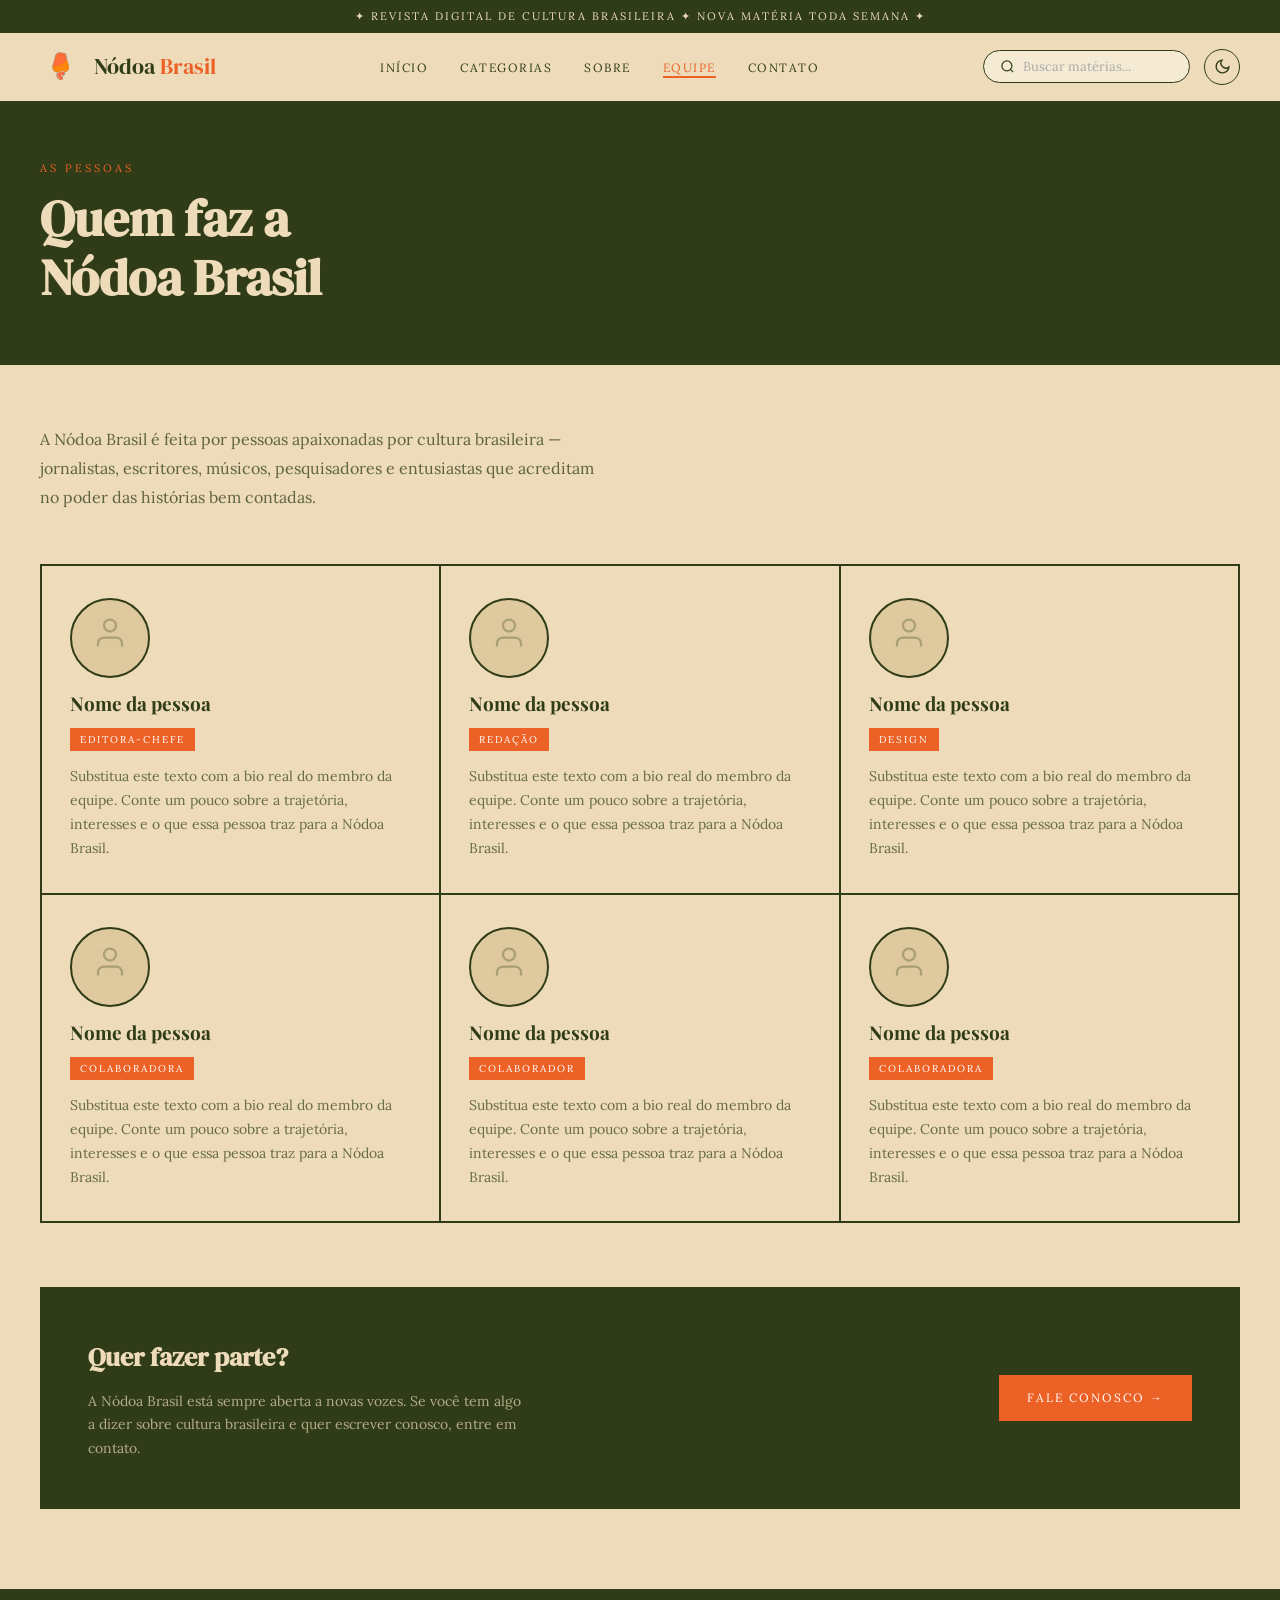
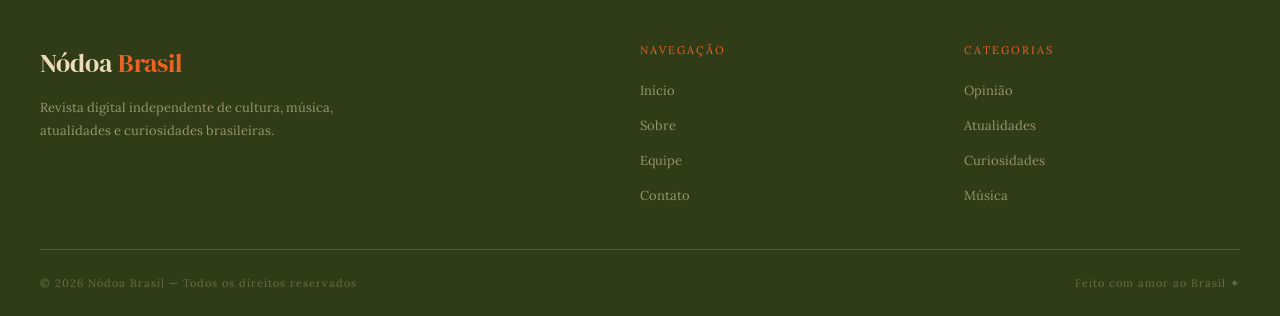
<file: equipe.html>
<!DOCTYPE html>
<html lang="pt-BR">
<head>
  <meta charset="UTF-8" />
  <meta name="viewport" content="width=device-width, initial-scale=1.0" />
  <title>Equipe — Nódoa Brasil</title>
  <link rel="preconnect" href="https://fonts.googleapis.com" />
  <link rel="preconnect" href="https://fonts.gstatic.com" crossorigin />
  <link href="https://fonts.googleapis.com/css2?family=Playfair+Display:ital,wght@0,700;1,400&family=DM+Serif+Display:ital@0;1&family=Lora:ital,wght@0,400;0,600;1,400&display=swap" rel="stylesheet" />
  <link rel="stylesheet" href="base.css" />
  <style>
    .equipe-sec {
      padding: 60px 40px 80px;
    }
    .equipe-intro {
      max-width: 560px;
      margin-bottom: 52px;
    }
    .equipe-intro p {
      font-size: 16px;
      line-height: 1.8;
      opacity: 0.75;
    }
    .equipe-grid {
      display: grid;
      grid-template-columns: repeat(3, 1fr);
      gap: 2px;
      background: var(--verde);
      border: 2px solid var(--verde);
    }
    .membro-card {
      background: var(--bg);
      padding: 32px 28px;
      display: flex;
      flex-direction: column;
      gap: 14px;
      transition: background 0.2s;
    }
    .membro-card:hover { background: var(--card-bg); }
    .membro-foto {
      width: 80px; height: 80px;
      border-radius: 50%;
      background: var(--creme-esc);
      border: 2px solid var(--verde);
      display: flex; align-items: center; justify-content: center;
      overflow: hidden;
      flex-shrink: 0;
    }
    [data-theme="dark"] .membro-foto { border-color: rgba(237,219,186,0.3); }
    .membro-foto img { width: 100%; height: 100%; object-fit: cover; }
    .membro-foto-ph svg { width: 36px; height: 36px; stroke: var(--text); opacity: 0.3; }
    .membro-nome {
      font-family: var(--font-title);
      font-size: 19px;
      font-weight: 700;
      line-height: 1.2;
    }
    .membro-cargo {
      display: inline-block;
      font-size: 10px;
      letter-spacing: 2px;
      text-transform: uppercase;
      background: var(--laranja);
      color: #fff;
      padding: 3px 10px;
      align-self: flex-start;
    }
    .membro-bio {
      font-size: 14px;
      line-height: 1.7;
      opacity: 0.7;
    }

    /* Faça parte */
    .faca-parte {
      margin-top: 64px;
      padding: 48px;
      background: var(--verde);
      color: var(--creme);
      display: flex;
      align-items: center;
      justify-content: space-between;
      gap: 32px;
    }
    .faca-parte-texto h3 {
      font-family: var(--font-display);
      font-size: 26px;
      margin-bottom: 10px;
    }
    .faca-parte-texto p {
      font-size: 14px;
      opacity: 0.7;
      max-width: 440px;
      line-height: 1.7;
    }
    .btn-contato {
      display: inline-flex;
      align-items: center;
      gap: 10px;
      background: var(--laranja);
      color: #fff;
      font-size: 12px;
      letter-spacing: 2px;
      text-transform: uppercase;
      padding: 13px 28px;
      white-space: nowrap;
      flex-shrink: 0;
      transition: background 0.2s;
    }
    .btn-contato:hover { background: var(--vinho); }

    @media (max-width: 860px) {
      .equipe-sec { padding: 40px 20px 60px; }
      .equipe-grid { grid-template-columns: 1fr; }
      .faca-parte { flex-direction: column; padding: 32px 20px; }
    }
  </style>
</head>
<body>

  <div class="top-bar">✦ Revista digital de cultura brasileira ✦ Nova matéria toda semana ✦</div>

  <nav class="navbar" role="navigation" aria-label="Navegação principal">
    <a href="index.html" class="nav-logo">
      <img src="logo-caju.svg" alt="" aria-hidden="true" />
      <span class="nav-logo-text">Nódoa <span>Brasil</span></span>
    </a>
    <ul class="nav-links">
      <li><a href="index.html">Início</a></li>
      <li><a href="categorias.html">Categorias</a></li>
      <li><a href="sobre.html">Sobre</a></li>
      <li><a href="equipe.html" class="ativo">Equipe</a></li>
      <li><a href="contato.html">Contato</a></li>
    </ul>
    <div class="nav-right">
      <div class="search-wrap" role="search">
        <svg viewBox="0 0 24 24" fill="none" stroke-width="2" aria-hidden="true"><circle cx="11" cy="11" r="8"/><path d="M21 21l-4.35-4.35"/></svg>
        <input type="search" placeholder="Buscar matérias..." aria-label="Buscar matérias" id="searchInput" />
      </div>
      <button class="theme-btn" id="themeBtn" aria-label="Alternar modo claro e escuro">
        <svg id="themeIcon" viewBox="0 0 24 24" fill="none" width="17" height="17" stroke="currentColor" stroke-width="2" aria-hidden="true"><path d="M21 12.79A9 9 0 1111.21 3 7 7 0 0021 12.79z"/></svg>
      </button>
    </div>
  </nav>

  <div class="page-hero">
    <p class="page-hero-label">As pessoas</p>
    <h1 class="page-hero-title">Quem faz a<br/>Nódoa Brasil</h1>
  </div>

  <main>
    <section class="equipe-sec" aria-label="Equipe da Nódoa Brasil">

      <div class="equipe-intro">
        <p>A Nódoa Brasil é feita por pessoas apaixonadas por cultura brasileira — jornalistas, escritores, músicos, pesquisadores e entusiastas que acreditam no poder das histórias bem contadas.</p>
      </div>

      <div class="equipe-grid">

        <!-- Membro 1 -->
        <div class="membro-card">
          <div class="membro-foto" aria-hidden="true">
            <!--
              Para adicionar foto:
              <img src="equipe/nome.jpg" alt="Foto de [Nome]" />
            -->
            <div class="membro-foto-ph">
              <svg viewBox="0 0 24 24" fill="none" stroke-width="1.5"><path d="M20 21v-2a4 4 0 00-4-4H8a4 4 0 00-4 4v2"/><circle cx="12" cy="7" r="4"/></svg>
            </div>
          </div>
          <h2 class="membro-nome">Nome da pessoa</h2>
          <span class="membro-cargo">Editora-chefe</span>
          <p class="membro-bio">Substitua este texto com a bio real do membro da equipe. Conte um pouco sobre a trajetória, interesses e o que essa pessoa traz para a Nódoa Brasil.</p>
        </div>

        <!-- Membro 2 -->
        <div class="membro-card">
          <div class="membro-foto" aria-hidden="true">
            <div class="membro-foto-ph">
              <svg viewBox="0 0 24 24" fill="none" stroke-width="1.5"><path d="M20 21v-2a4 4 0 00-4-4H8a4 4 0 00-4 4v2"/><circle cx="12" cy="7" r="4"/></svg>
            </div>
          </div>
          <h2 class="membro-nome">Nome da pessoa</h2>
          <span class="membro-cargo">Redação</span>
          <p class="membro-bio">Substitua este texto com a bio real do membro da equipe. Conte um pouco sobre a trajetória, interesses e o que essa pessoa traz para a Nódoa Brasil.</p>
        </div>

        <!-- Membro 3 -->
        <div class="membro-card">
          <div class="membro-foto" aria-hidden="true">
            <div class="membro-foto-ph">
              <svg viewBox="0 0 24 24" fill="none" stroke-width="1.5"><path d="M20 21v-2a4 4 0 00-4-4H8a4 4 0 00-4 4v2"/><circle cx="12" cy="7" r="4"/></svg>
            </div>
          </div>
          <h2 class="membro-nome">Nome da pessoa</h2>
          <span class="membro-cargo">Design</span>
          <p class="membro-bio">Substitua este texto com a bio real do membro da equipe. Conte um pouco sobre a trajetória, interesses e o que essa pessoa traz para a Nódoa Brasil.</p>
        </div>

        <!-- Membro 4 -->
        <div class="membro-card">
          <div class="membro-foto" aria-hidden="true">
            <div class="membro-foto-ph">
              <svg viewBox="0 0 24 24" fill="none" stroke-width="1.5"><path d="M20 21v-2a4 4 0 00-4-4H8a4 4 0 00-4 4v2"/><circle cx="12" cy="7" r="4"/></svg>
            </div>
          </div>
          <h2 class="membro-nome">Nome da pessoa</h2>
          <span class="membro-cargo">Colaboradora</span>
          <p class="membro-bio">Substitua este texto com a bio real do membro da equipe. Conte um pouco sobre a trajetória, interesses e o que essa pessoa traz para a Nódoa Brasil.</p>
        </div>

        <!-- Membro 5 -->
        <div class="membro-card">
          <div class="membro-foto" aria-hidden="true">
            <div class="membro-foto-ph">
              <svg viewBox="0 0 24 24" fill="none" stroke-width="1.5"><path d="M20 21v-2a4 4 0 00-4-4H8a4 4 0 00-4 4v2"/><circle cx="12" cy="7" r="4"/></svg>
            </div>
          </div>
          <h2 class="membro-nome">Nome da pessoa</h2>
          <span class="membro-cargo">Colaborador</span>
          <p class="membro-bio">Substitua este texto com a bio real do membro da equipe. Conte um pouco sobre a trajetória, interesses e o que essa pessoa traz para a Nódoa Brasil.</p>
        </div>

        <!-- Membro 6 -->
        <div class="membro-card">
          <div class="membro-foto" aria-hidden="true">
            <div class="membro-foto-ph">
              <svg viewBox="0 0 24 24" fill="none" stroke-width="1.5"><path d="M20 21v-2a4 4 0 00-4-4H8a4 4 0 00-4 4v2"/><circle cx="12" cy="7" r="4"/></svg>
            </div>
          </div>
          <h2 class="membro-nome">Nome da pessoa</h2>
          <span class="membro-cargo">Colaboradora</span>
          <p class="membro-bio">Substitua este texto com a bio real do membro da equipe. Conte um pouco sobre a trajetória, interesses e o que essa pessoa traz para a Nódoa Brasil.</p>
        </div>

      </div>

      <div class="faca-parte" aria-label="Faça parte da equipe">
        <div class="faca-parte-texto">
          <h3>Quer fazer parte?</h3>
          <p>A Nódoa Brasil está sempre aberta a novas vozes. Se você tem algo a dizer sobre cultura brasileira e quer escrever conosco, entre em contato.</p>
        </div>
        <a href="contato.html" class="btn-contato">Fale conosco →</a>
      </div>

    </section>
  </main>

  <footer role="contentinfo">
    <div class="footer-grid">
      <div>
        <div class="footer-logo">Nódoa <span>Brasil</span></div>
        <p class="footer-desc">Revista digital independente de cultura, música, atualidades e curiosidades brasileiras.</p>
      </div>
      <div class="footer-col">
        <h4>Navegação</h4>
        <ul>
          <li><a href="index.html">Início</a></li>
          <li><a href="sobre.html">Sobre</a></li>
          <li><a href="equipe.html">Equipe</a></li>
          <li><a href="contato.html">Contato</a></li>
        </ul>
      </div>
      <div class="footer-col">
        <h4>Categorias</h4>
        <ul>
          <li><a href="categoria-opiniao.html">Opinião</a></li>
          <li><a href="categoria-atualidades.html">Atualidades</a></li>
          <li><a href="categoria-curiosidades.html">Curiosidades</a></li>
          <li><a href="categoria-musica.html">Música</a></li>
        </ul>
      </div>
    </div>
    <div class="footer-bottom">
      <span>© 2026 Nódoa Brasil — Todos os direitos reservados</span>
      <span>Feito com amor ao Brasil ✦</span>
    </div>
  </footer>

  <script src="base.js"></script>
</body>
</html>
</file>
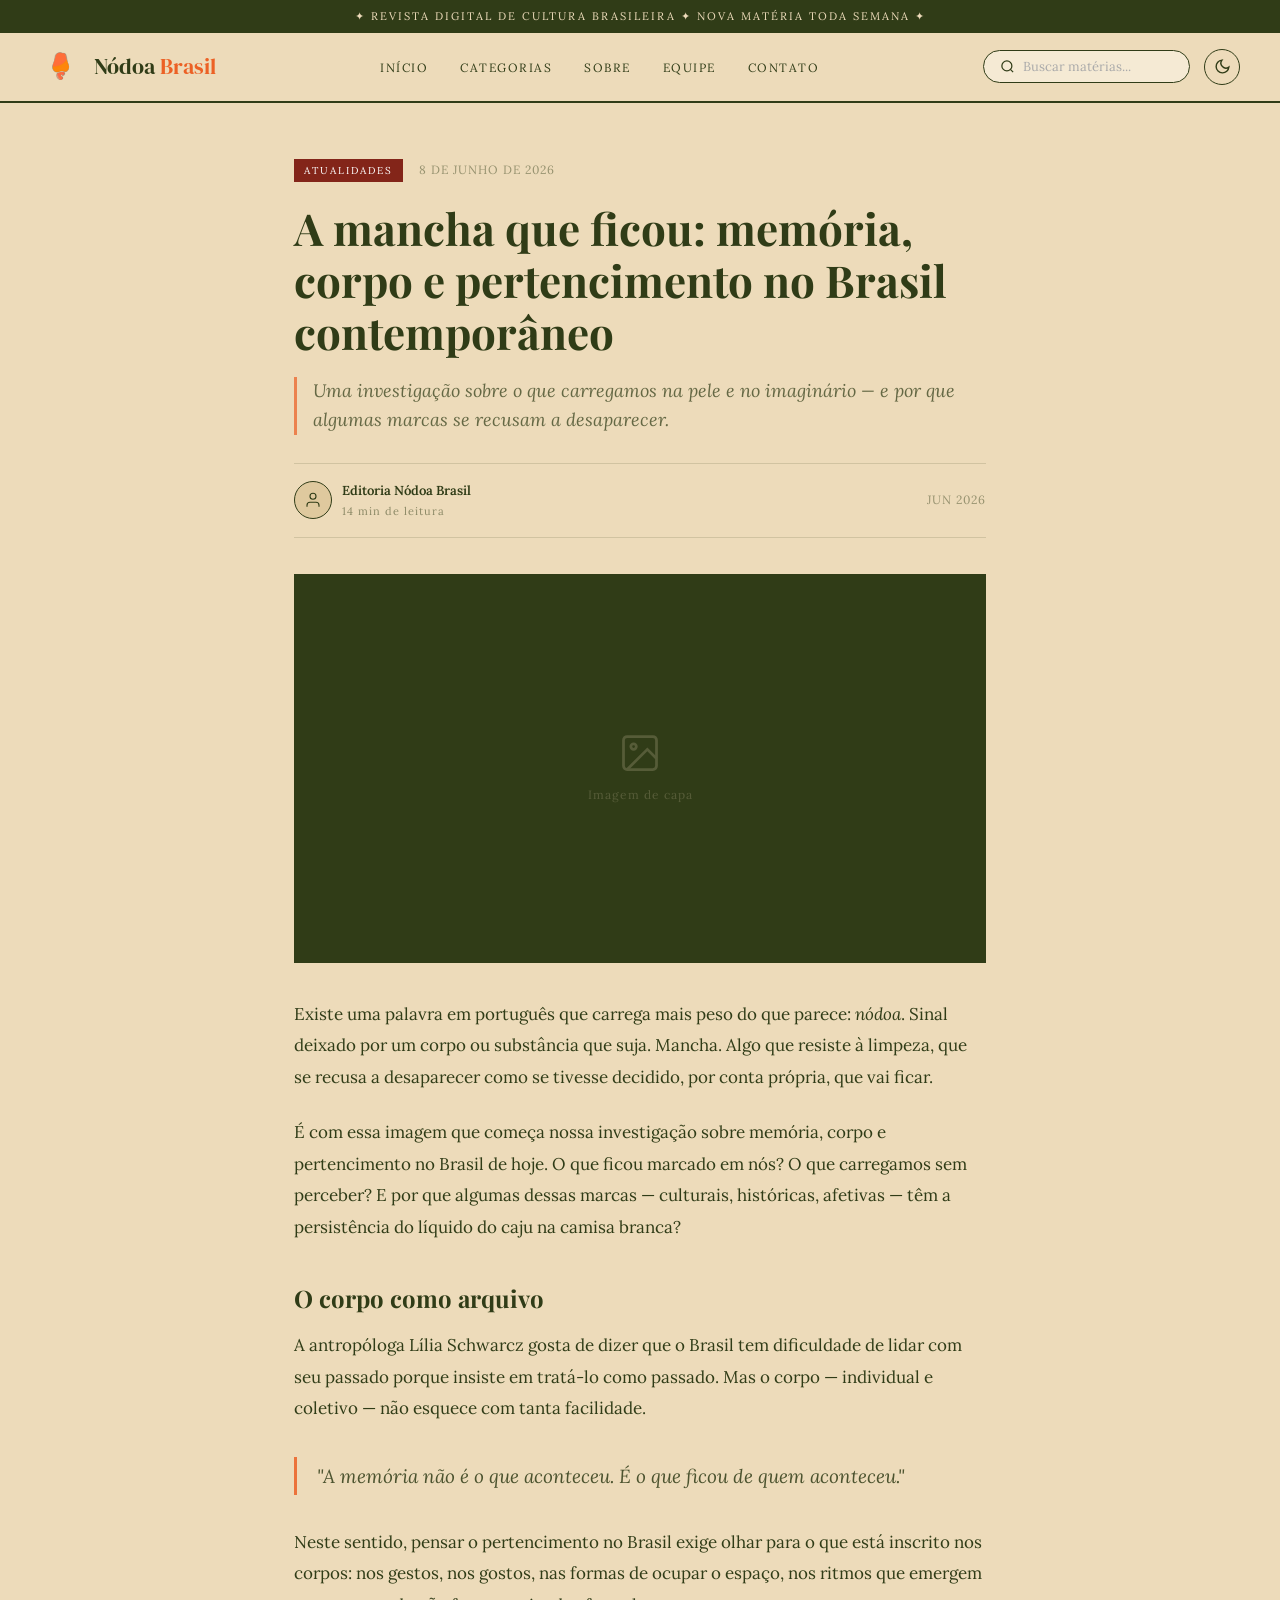
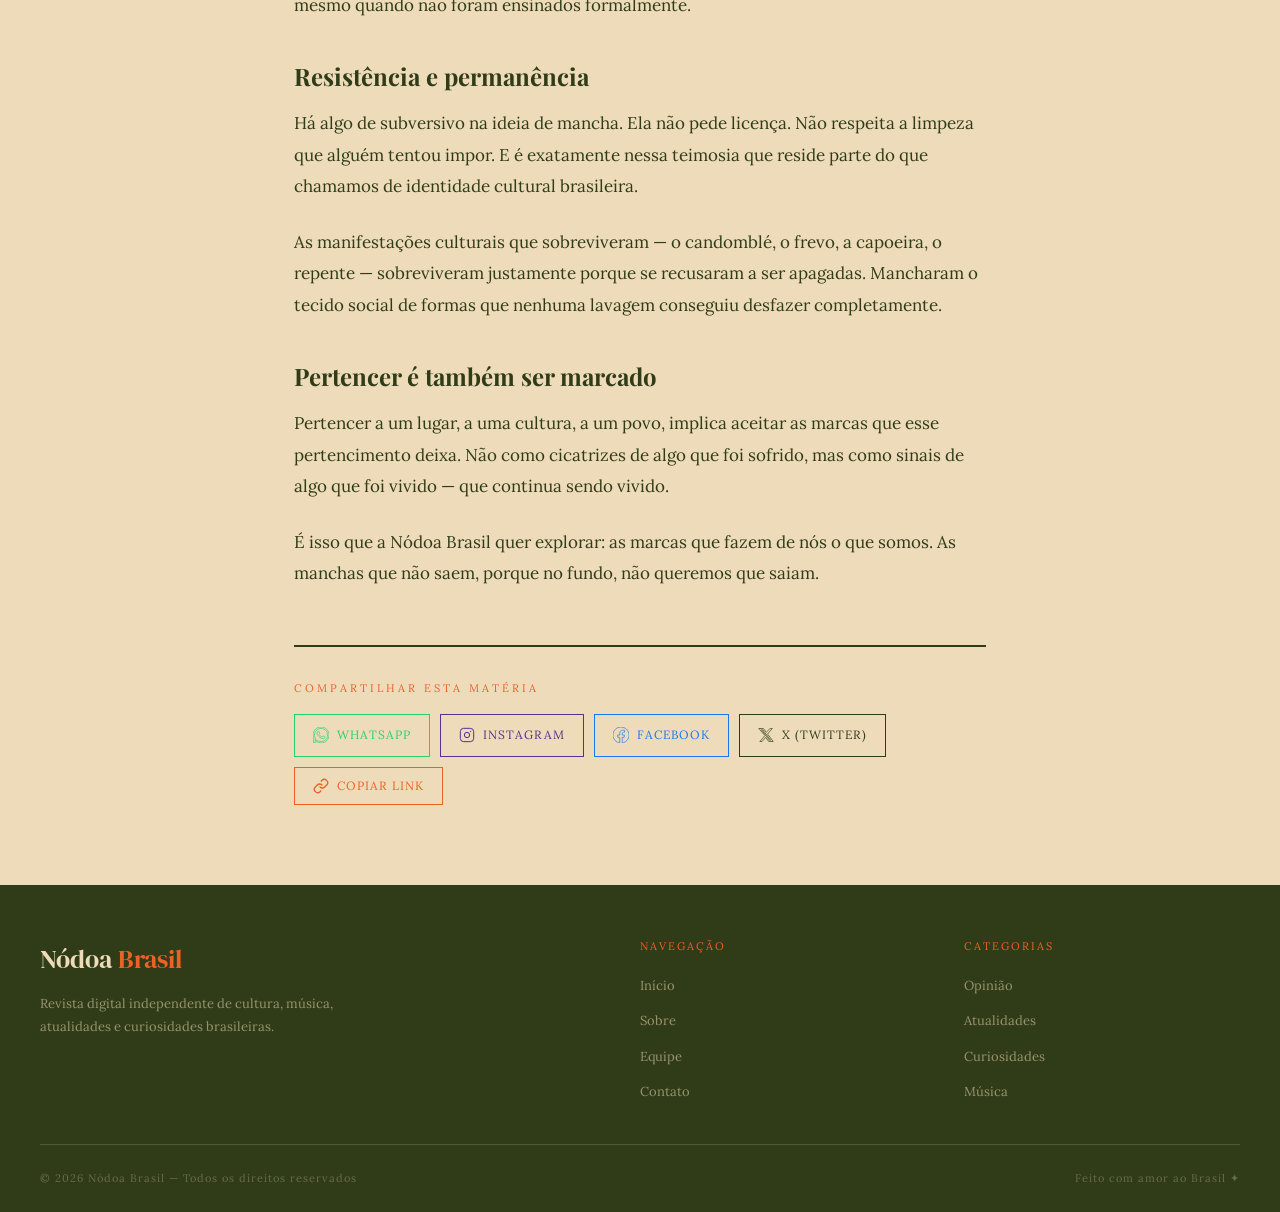
<file: materia.html>
<!DOCTYPE html>
<html lang="pt-BR">
<head>
  <meta charset="UTF-8" />
  <meta name="viewport" content="width=device-width, initial-scale=1.0" />
  <title>Matéria — Nódoa Brasil</title>
  <meta name="description" content="Leia a matéria completa na Nódoa Brasil." />
  <link rel="preconnect" href="https://fonts.googleapis.com" />
  <link rel="preconnect" href="https://fonts.gstatic.com" crossorigin />
  <link href="https://fonts.googleapis.com/css2?family=Playfair+Display:ital,wght@0,700;1,400;1,700&family=DM+Serif+Display:ital@0;1&family=Lora:ital,wght@0,400;0,600;1,400&display=swap" rel="stylesheet" />
  <link rel="stylesheet" href="base.css" />
  <style>
    .materia-wrap {
      max-width: 740px;
      margin: 0 auto;
      padding: 56px 24px 80px;
    }
    .materia-tag-data {
      display: flex;
      align-items: center;
      gap: 16px;
      margin-bottom: 20px;
    }
    .materia-data {
      font-size: 12px;
      letter-spacing: 1px;
      text-transform: uppercase;
      opacity: 0.45;
    }
    .materia-titulo {
      font-family: var(--font-title);
      font-size: clamp(26px, 4vw, 44px);
      font-weight: 700;
      line-height: 1.18;
      margin-bottom: 20px;
    }
    .materia-subtitulo {
      font-size: 18px;
      font-style: italic;
      opacity: 0.72;
      margin-bottom: 28px;
      line-height: 1.6;
      border-left: 3px solid var(--laranja);
      padding-left: 16px;
    }
    .materia-meta {
      display: flex;
      align-items: center;
      gap: 20px;
      padding: 16px 0;
      border-top: 1px solid rgba(48,60,23,0.15);
      border-bottom: 1px solid rgba(48,60,23,0.15);
      margin-bottom: 36px;
    }
    [data-theme="dark"] .materia-meta { border-color: rgba(237,219,186,0.15); }
    .meta-autor {
      display: flex;
      align-items: center;
      gap: 10px;
    }
    .meta-avatar {
      width: 38px; height: 38px;
      border-radius: 50%;
      background: var(--creme-esc);
      border: 1.5px solid var(--verde);
      display: flex; align-items: center; justify-content: center;
      flex-shrink: 0;
    }
    [data-theme="dark"] .meta-avatar { border-color: rgba(237,219,186,0.3); }
    .meta-avatar svg { width: 18px; height: 18px; stroke: var(--text); }
    .meta-nome { font-size: 13px; font-weight: 600; }
    .meta-info { font-size: 11px; opacity: 0.5; letter-spacing: 1px; }
    .meta-tempo { font-size: 12px; opacity: 0.45; letter-spacing: 1px; text-transform: uppercase; margin-left: auto; }

    /* Imagem de capa */
    .materia-capa {
      width: 100%;
      aspect-ratio: 16/9;
      background: var(--verde);
      margin-bottom: 36px;
      display: flex; align-items: center; justify-content: center;
      overflow: hidden;
    }
    .materia-capa img { width: 100%; height: 100%; object-fit: cover; }
    .capa-ph { display: flex; flex-direction: column; align-items: center; gap: 10px; color: var(--creme); opacity: 0.2; font-size: 12px; letter-spacing: 1px; }
    .capa-ph svg { width: 44px; height: 44px; stroke: currentColor; }

    /* Corpo do texto */
    .materia-corpo {
      font-size: 17px;
      line-height: 1.85;
      color: var(--text);
    }
    .materia-corpo p { margin-bottom: 24px; }
    .materia-corpo h2 {
      font-family: var(--font-title);
      font-size: 24px;
      font-weight: 700;
      margin: 40px 0 16px;
      line-height: 1.3;
    }
    .materia-corpo h3 {
      font-family: var(--font-title);
      font-size: 20px;
      font-weight: 700;
      margin: 32px 0 12px;
    }
    .materia-corpo blockquote {
      border-left: 3px solid var(--laranja);
      padding: 4px 0 4px 20px;
      margin: 32px 0;
      font-style: italic;
      font-size: 19px;
      opacity: 0.85;
      line-height: 1.6;
    }
    /* Mídia inline opcional */
    .materia-corpo figure {
      margin: 36px 0;
    }
    .materia-corpo figure img {
      width: 100%;
    }
    .materia-corpo figcaption {
      font-size: 12px;
      opacity: 0.5;
      text-align: center;
      margin-top: 8px;
      font-style: italic;
    }
    .materia-corpo .video-wrap {
      position: relative;
      padding-bottom: 56.25%;
      height: 0;
      overflow: hidden;
      margin: 36px 0;
    }
    .materia-corpo .video-wrap iframe {
      position: absolute;
      top: 0; left: 0;
      width: 100%; height: 100%;
      border: none;
    }
    .materia-corpo audio {
      width: 100%;
      margin: 24px 0;
    }

    /* Compartilhar */
    .compartilhar {
      margin-top: 56px;
      padding-top: 32px;
      border-top: 2px solid var(--verde);
    }
    .compartilhar-label {
      font-size: 11px;
      letter-spacing: 3px;
      text-transform: uppercase;
      color: var(--laranja);
      margin-bottom: 16px;
    }
    .compartilhar-btns {
      display: flex;
      gap: 10px;
      flex-wrap: wrap;
    }
    .btn-share {
      display: inline-flex;
      align-items: center;
      gap: 8px;
      padding: 10px 18px;
      font-size: 12px;
      letter-spacing: 1px;
      text-transform: uppercase;
      border: 1.5px solid currentColor;
      cursor: pointer;
      background: none;
      font-family: var(--font-body);
      transition: background 0.2s, color 0.2s;
    }
    .btn-share svg { width: 16px; height: 16px; fill: none; stroke: currentColor; }
    .btn-share.whatsapp { color: #25D366; }
    .btn-share.whatsapp:hover { background: #25D366; color: #fff; border-color: #25D366; }
    .btn-share.instagram { color: var(--roxo); }
    .btn-share.instagram:hover { background: var(--roxo); color: #fff; }
    .btn-share.facebook { color: #1877F2; }
    .btn-share.facebook:hover { background: #1877F2; color: #fff; border-color: #1877F2; }
    .btn-share.twitter { color: var(--text); }
    .btn-share.twitter:hover { background: var(--text); color: var(--bg); }
    .btn-share.copiar { color: var(--laranja); }
    .btn-share.copiar:hover { background: var(--laranja); color: #fff; }
    .copied-msg { font-size: 12px; color: var(--laranja); margin-top: 8px; display: none; }
    .copied-msg.show { display: block; }

    @media (max-width: 860px) {
      .materia-wrap { padding: 36px 20px 60px; }
      .materia-corpo { font-size: 16px; }
    }
  </style>
</head>
<body>

  <div class="top-bar">✦ Revista digital de cultura brasileira ✦ Nova matéria toda semana ✦</div>

  <nav class="navbar" role="navigation" aria-label="Navegação principal">
    <a href="index.html" class="nav-logo">
      <img src="logo-caju.svg" alt="" aria-hidden="true" />
      <span class="nav-logo-text">Nódoa <span>Brasil</span></span>
    </a>
    <ul class="nav-links">
      <li><a href="index.html">Início</a></li>
      <li><a href="categorias.html">Categorias</a></li>
      <li><a href="sobre.html">Sobre</a></li>
      <li><a href="equipe.html">Equipe</a></li>
      <li><a href="contato.html">Contato</a></li>
    </ul>
    <div class="nav-right">
      <div class="search-wrap" role="search">
        <svg viewBox="0 0 24 24" fill="none" stroke-width="2" aria-hidden="true"><circle cx="11" cy="11" r="8"/><path d="M21 21l-4.35-4.35"/></svg>
        <input type="search" placeholder="Buscar matérias..." aria-label="Buscar matérias" id="searchInput" />
      </div>
      <button class="theme-btn" id="themeBtn" aria-label="Alternar modo claro e escuro">
        <svg id="themeIcon" viewBox="0 0 24 24" fill="none" width="17" height="17" stroke="currentColor" stroke-width="2" aria-hidden="true">
          <path d="M21 12.79A9 9 0 1111.21 3 7 7 0 0021 12.79z"/>
        </svg>
      </button>
    </div>
  </nav>

  <main>
    <article class="materia-wrap">

      <div class="materia-tag-data">
        <span class="tag tag-at">Atualidades</span>
        <span class="materia-data">8 de junho de 2026</span>
      </div>

      <h1 class="materia-titulo">A mancha que ficou: memória, corpo e pertencimento no Brasil contemporâneo</h1>

      <p class="materia-subtitulo">Uma investigação sobre o que carregamos na pele e no imaginário — e por que algumas marcas se recusam a desaparecer.</p>

      <div class="materia-meta">
        <div class="meta-autor">
          <div class="meta-avatar" aria-hidden="true">
            <svg viewBox="0 0 24 24" fill="none" stroke-width="1.5"><path d="M20 21v-2a4 4 0 00-4-4H8a4 4 0 00-4 4v2"/><circle cx="12" cy="7" r="4"/></svg>
          </div>
          <div>
            <div class="meta-nome">Editoria Nódoa Brasil</div>
            <div class="meta-info">14 min de leitura</div>
          </div>
        </div>
        <span class="meta-tempo">Jun 2026</span>
      </div>

      <!-- IMAGEM DE CAPA (opcional) -->
      <div class="materia-capa" aria-label="Imagem de capa da matéria">
        <!--
          Para adicionar imagem de capa:
          <img src="imagens/nome-da-imagem.jpg" alt="Descrição da imagem" />
        -->
        <div class="capa-ph" aria-hidden="true">
          <svg viewBox="0 0 24 24" fill="none" stroke-width="1.5"><rect x="3" y="3" width="18" height="18" rx="2"/><circle cx="8.5" cy="8.5" r="1.5"/><path d="M21 15l-5-5L5 21"/></svg>
          <span>Imagem de capa</span>
        </div>
      </div>

      <!-- CORPO DA MATÉRIA -->
      <div class="materia-corpo">

        <p>Existe uma palavra em português que carrega mais peso do que parece: <em>nódoa</em>. Sinal deixado por um corpo ou substância que suja. Mancha. Algo que resiste à limpeza, que se recusa a desaparecer como se tivesse decidido, por conta própria, que vai ficar.</p>

        <p>É com essa imagem que começa nossa investigação sobre memória, corpo e pertencimento no Brasil de hoje. O que ficou marcado em nós? O que carregamos sem perceber? E por que algumas dessas marcas — culturais, históricas, afetivas — têm a persistência do líquido do caju na camisa branca?</p>

        <h2>O corpo como arquivo</h2>

        <p>A antropóloga Lília Schwarcz gosta de dizer que o Brasil tem dificuldade de lidar com seu passado porque insiste em tratá-lo como passado. Mas o corpo — individual e coletivo — não esquece com tanta facilidade.</p>

        <blockquote>
          "A memória não é o que aconteceu. É o que ficou de quem aconteceu."
        </blockquote>

        <p>Neste sentido, pensar o pertencimento no Brasil exige olhar para o que está inscrito nos corpos: nos gestos, nos gostos, nas formas de ocupar o espaço, nos ritmos que emergem mesmo quando não foram ensinados formalmente.</p>

        <!--
          EXEMPLO DE IMAGEM INLINE (adicione quando tiver):
          <figure>
            <img src="imagens/foto-1.jpg" alt="Descrição detalhada da imagem" />
            <figcaption>Legenda da imagem. Crédito: Nome do fotógrafo</figcaption>
          </figure>
        -->

        <h2>Resistência e permanência</h2>

        <p>Há algo de subversivo na ideia de mancha. Ela não pede licença. Não respeita a limpeza que alguém tentou impor. E é exatamente nessa teimosia que reside parte do que chamamos de identidade cultural brasileira.</p>

        <p>As manifestações culturais que sobreviveram — o candomblé, o frevo, a capoeira, o repente — sobreviveram justamente porque se recusaram a ser apagadas. Mancharam o tecido social de formas que nenhuma lavagem conseguiu desfazer completamente.</p>

        <!--
          EXEMPLO DE VÍDEO INLINE (adicione quando tiver):
          <div class="video-wrap">
            <iframe src="https://www.youtube.com/embed/SEU_ID_AQUI" title="Título do vídeo" allowfullscreen></iframe>
          </div>
        -->

        <!--
          EXEMPLO DE ÁUDIO INLINE (adicione quando tiver):
          <audio controls>
            <source src="audio/nome-do-audio.mp3" type="audio/mpeg">
            Seu navegador não suporta o elemento de áudio.
          </audio>
        -->

        <h2>Pertencer é também ser marcado</h2>

        <p>Pertencer a um lugar, a uma cultura, a um povo, implica aceitar as marcas que esse pertencimento deixa. Não como cicatrizes de algo que foi sofrido, mas como sinais de algo que foi vivido — que continua sendo vivido.</p>

        <p>É isso que a Nódoa Brasil quer explorar: as marcas que fazem de nós o que somos. As manchas que não saem, porque no fundo, não queremos que saiam.</p>

      </div>

      <!-- COMPARTILHAR -->
      <div class="compartilhar">
        <p class="compartilhar-label">Compartilhar esta matéria</p>
        <div class="compartilhar-btns">
          <a class="btn-share whatsapp" id="shareWhatsapp" href="#" target="_blank" rel="noopener noreferrer" aria-label="Compartilhar no WhatsApp">
            <svg viewBox="0 0 24 24" fill="currentColor" stroke="none"><path d="M17.472 14.382c-.297-.149-1.758-.867-2.03-.967-.273-.099-.471-.148-.67.15-.197.297-.767.966-.94 1.164-.173.199-.347.223-.644.075-.297-.15-1.255-.463-2.39-1.475-.883-.788-1.48-1.761-1.653-2.059-.173-.297-.018-.458.13-.606.134-.133.298-.347.446-.52.149-.174.198-.298.298-.497.099-.198.05-.371-.025-.52-.075-.149-.669-1.612-.916-2.207-.242-.579-.487-.5-.669-.51-.173-.008-.371-.01-.57-.01-.198 0-.52.074-.792.372-.272.297-1.04 1.016-1.04 2.479 0 1.462 1.065 2.875 1.213 3.074.149.198 2.096 3.2 5.077 4.487.709.306 1.262.489 1.694.625.712.227 1.36.195 1.871.118.571-.085 1.758-.719 2.006-1.413.248-.694.248-1.289.173-1.413-.074-.124-.272-.198-.57-.347z"/><path d="M12 0C5.373 0 0 5.373 0 12c0 2.124.558 4.118 1.529 5.845L.057 23.572l5.865-1.538A11.945 11.945 0 0012 24c6.627 0 12-5.373 12-12S18.627 0 12 0zm0 21.818a9.791 9.791 0 01-5.002-1.373l-.359-.212-3.482.913.929-3.391-.233-.371A9.787 9.787 0 012.182 12C2.182 6.58 6.58 2.182 12 2.182S21.818 6.58 21.818 12 17.42 21.818 12 21.818z"/></svg>
            WhatsApp
          </a>
          <a class="btn-share instagram" href="https://www.instagram.com/nodoabrasil" target="_blank" rel="noopener noreferrer" aria-label="Seguir no Instagram">
            <svg viewBox="0 0 24 24" fill="none" stroke-width="1.5"><rect x="2" y="2" width="20" height="20" rx="5"/><circle cx="12" cy="12" r="4"/><circle cx="17.5" cy="6.5" r="1" fill="currentColor" stroke="none"/></svg>
            Instagram
          </a>
          <a class="btn-share facebook" id="shareFacebook" href="#" target="_blank" rel="noopener noreferrer" aria-label="Compartilhar no Facebook">
            <svg viewBox="0 0 24 24" fill="currentColor" stroke="none"><path d="M24 12.073c0-6.627-5.373-12-12-12s-12 5.373-12 12c0 5.99 4.388 10.954 10.125 11.854v-8.385H7.078v-3.47h3.047V9.43c0-3.007 1.792-4.669 4.533-4.669 1.312 0 2.686.235 2.686.235v2.953H15.83c-1.491 0-1.956.925-1.956 1.874v2.25h3.328l-.532 3.47h-2.796v8.385C19.612 23.027 24 18.062 24 12.073z"/></svg>
            Facebook
          </a>
          <a class="btn-share twitter" id="shareTwitter" href="#" target="_blank" rel="noopener noreferrer" aria-label="Compartilhar no X (Twitter)">
            <svg viewBox="0 0 24 24" fill="currentColor" stroke="none"><path d="M18.244 2.25h3.308l-7.227 8.26 8.502 11.24H16.17l-4.714-6.231-5.401 6.231H2.747l7.73-8.835L1.254 2.25H8.08l4.258 5.626zm-1.161 17.52h1.833L7.084 4.126H5.117z"/></svg>
            X (Twitter)
          </a>
          <button class="btn-share copiar" id="btnCopiar" aria-label="Copiar link da matéria">
            <svg viewBox="0 0 24 24" fill="none" stroke-width="2"><path d="M10 13a5 5 0 007.54.54l3-3a5 5 0 00-7.07-7.07l-1.72 1.71"/><path d="M14 11a5 5 0 00-7.54-.54l-3 3a5 5 0 007.07 7.07l1.71-1.71"/></svg>
            Copiar link
          </button>
        </div>
        <p class="copied-msg" id="copiedMsg" aria-live="polite">✓ Link copiado!</p>
      </div>

    </article>
  </main>

  <footer role="contentinfo">
    <div class="footer-grid">
      <div>
        <div class="footer-logo">Nódoa <span>Brasil</span></div>
        <p class="footer-desc">Revista digital independente de cultura, música, atualidades e curiosidades brasileiras.</p>
      </div>
      <div class="footer-col">
        <h4>Navegação</h4>
        <ul>
          <li><a href="index.html">Início</a></li>
          <li><a href="sobre.html">Sobre</a></li>
          <li><a href="equipe.html">Equipe</a></li>
          <li><a href="contato.html">Contato</a></li>
        </ul>
      </div>
      <div class="footer-col">
        <h4>Categorias</h4>
        <ul>
          <li><a href="categoria-opiniao.html">Opinião</a></li>
          <li><a href="categoria-atualidades.html">Atualidades</a></li>
          <li><a href="categoria-curiosidades.html">Curiosidades</a></li>
          <li><a href="categoria-musica.html">Música</a></li>
        </ul>
      </div>
    </div>
    <div class="footer-bottom">
      <span>© 2026 Nódoa Brasil — Todos os direitos reservados</span>
      <span>Feito com amor ao Brasil ✦</span>
    </div>
  </footer>

  <script src="base.js"></script>
  <script>
    const url = window.location.href;
    const titulo = document.querySelector('.materia-titulo')?.textContent || 'Nódoa Brasil';

    document.getElementById('shareWhatsapp').href =
      `https://wa.me/?text=${encodeURIComponent(titulo + ' — ' + url)}`;
    document.getElementById('shareFacebook').href =
      `https://www.facebook.com/sharer/sharer.php?u=${encodeURIComponent(url)}`;
    document.getElementById('shareTwitter').href =
      `https://twitter.com/intent/tweet?text=${encodeURIComponent(titulo)}&url=${encodeURIComponent(url)}`;

    document.getElementById('btnCopiar').addEventListener('click', () => {
      navigator.clipboard.writeText(url).then(() => {
        const msg = document.getElementById('copiedMsg');
        msg.classList.add('show');
        setTimeout(() => msg.classList.remove('show'), 2500);
      });
    });
  </script>
</body>
</html>
</file>
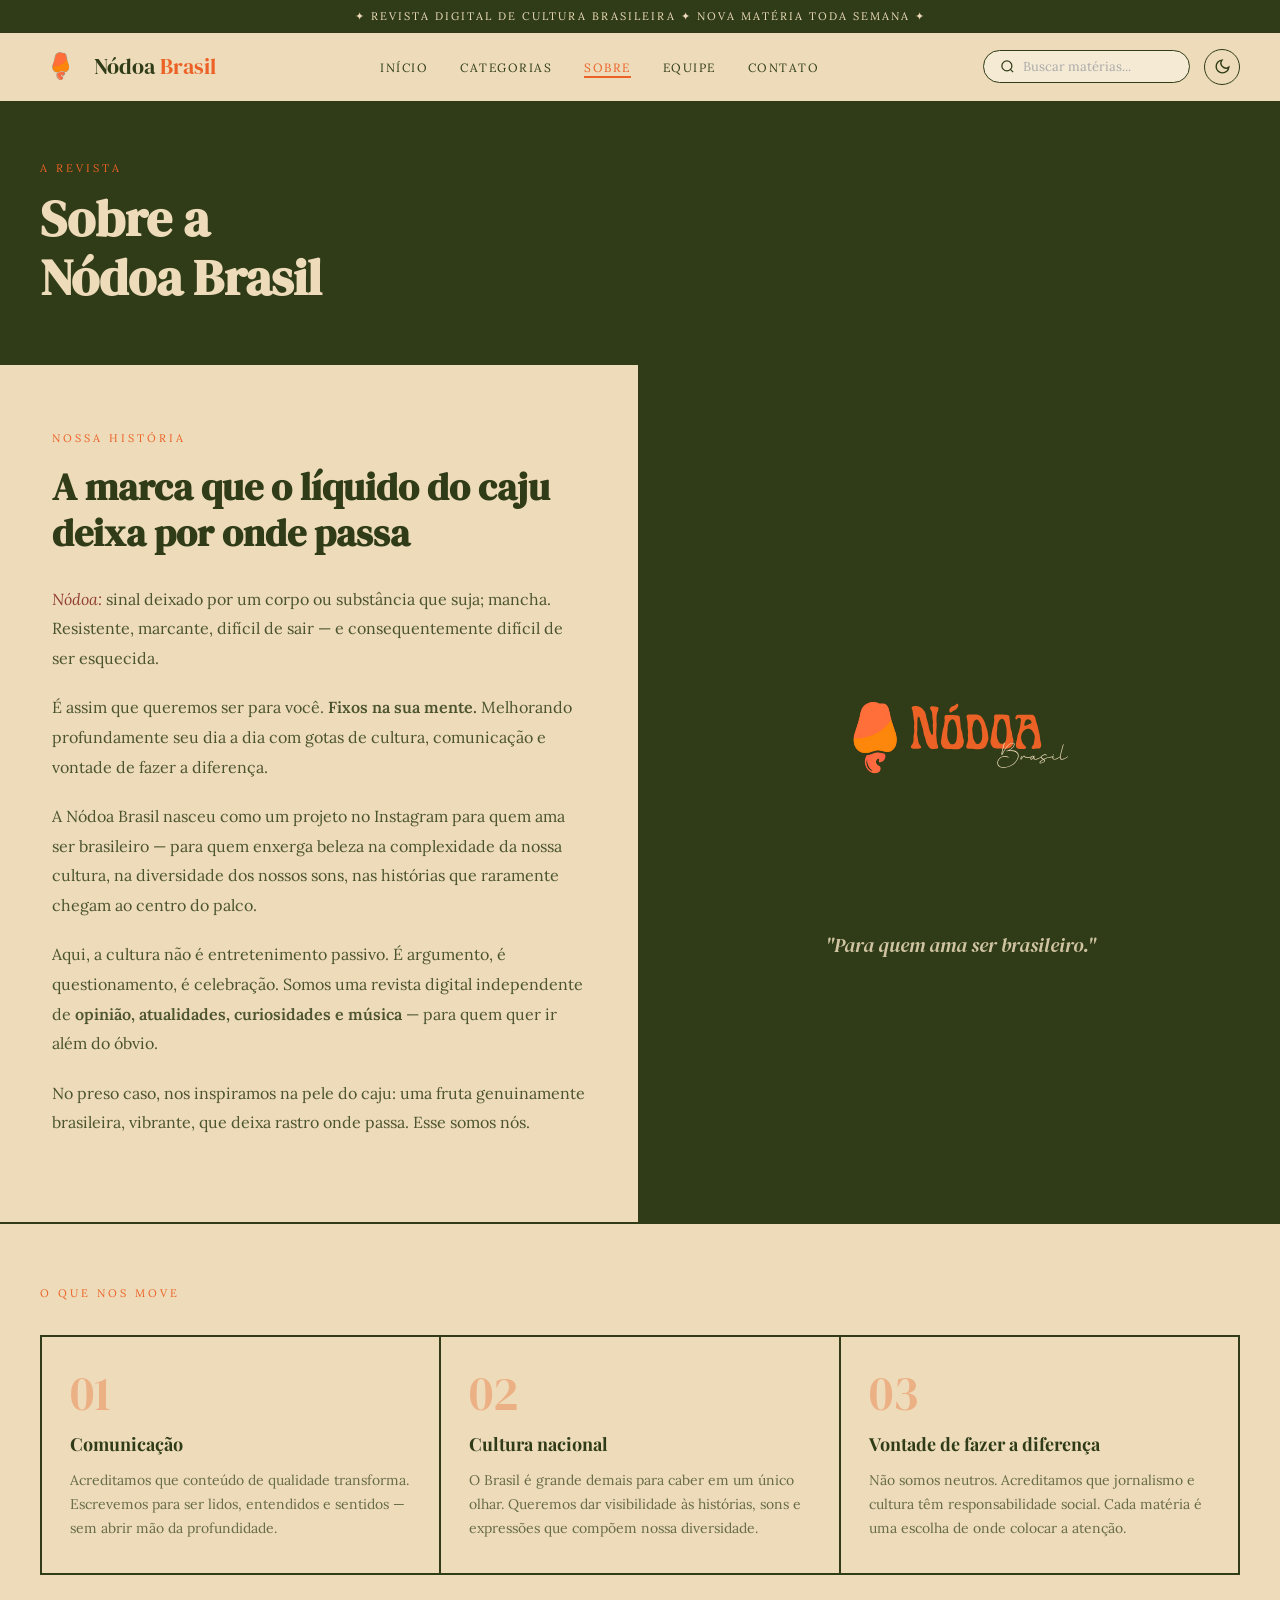
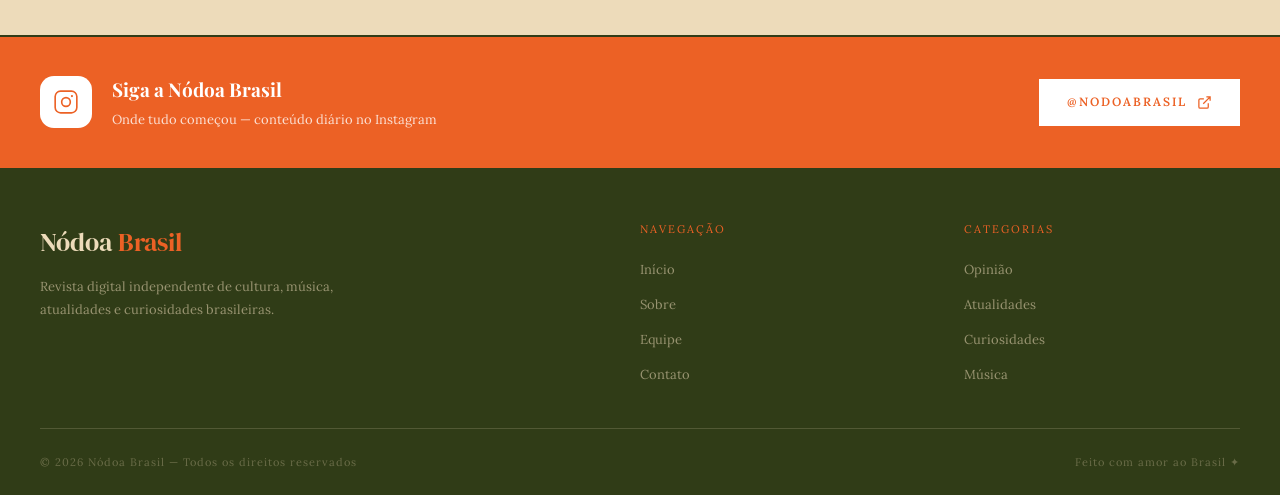
<file: sobre.html>
<!DOCTYPE html>
<html lang="pt-BR">
<head>
  <meta charset="UTF-8" />
  <meta name="viewport" content="width=device-width, initial-scale=1.0" />
  <title>Sobre — Nódoa Brasil</title>
  <link rel="preconnect" href="https://fonts.googleapis.com" />
  <link rel="preconnect" href="https://fonts.gstatic.com" crossorigin />
  <link href="https://fonts.googleapis.com/css2?family=Playfair+Display:ital,wght@0,700;1,400&family=DM+Serif+Display:ital@0;1&family=Lora:ital,wght@0,400;0,600;1,400&display=swap" rel="stylesheet" />
  <link rel="stylesheet" href="base.css" />
  <style>
    .sobre-wrap {
      display: grid;
      grid-template-columns: 1fr 1fr;
      border-bottom: 2px solid var(--verde);
    }
    .sobre-content {
      padding: 64px 52px;
      border-right: 2px solid var(--verde);
    }
    .sobre-label {
      font-size: 11px; letter-spacing: 3px; text-transform: uppercase; color: var(--laranja); margin-bottom: 16px;
    }
    .sobre-titulo {
      font-family: var(--font-display);
      font-size: clamp(26px, 3vw, 38px);
      line-height: 1.22;
      margin-bottom: 28px;
    }
    .sobre-texto {
      font-size: 16px; line-height: 1.85; margin-bottom: 20px; opacity: 0.85;
    }
    .sobre-texto em { font-style: italic; color: var(--vinho); opacity: 1; }
    .sobre-texto strong { font-weight: 600; color: var(--text); opacity: 1; }
    .sobre-visual {
      background: var(--verde);
      display: flex; flex-direction: column; align-items: center; justify-content: center;
      padding: 60px; gap: 28px; min-height: 480px;
    }
    .sobre-visual img { width: 220px; max-width: 80%; }
    .sobre-frase {
      font-family: var(--font-display);
      font-style: italic;
      font-size: 20px;
      color: var(--creme);
      text-align: center;
      max-width: 300px;
      line-height: 1.55;
      opacity: 0.85;
    }

    /* Valores */
    .valores-sec {
      padding: 60px 40px;
      border-bottom: 2px solid var(--verde);
    }
    .valores-label {
      font-size: 11px; letter-spacing: 3px; text-transform: uppercase; color: var(--laranja); margin-bottom: 32px;
    }
    .valores-grid {
      display: grid;
      grid-template-columns: repeat(3, 1fr);
      gap: 2px;
      background: var(--verde);
      border: 2px solid var(--verde);
    }
    .valor-card {
      background: var(--bg);
      padding: 32px 28px;
    }
    .valor-num {
      font-family: var(--font-display);
      font-size: 48px;
      color: var(--laranja);
      opacity: 0.35;
      line-height: 1;
      margin-bottom: 12px;
    }
    .valor-titulo {
      font-family: var(--font-title);
      font-size: 18px;
      font-weight: 700;
      margin-bottom: 10px;
    }
    .valor-texto { font-size: 14px; line-height: 1.7; opacity: 0.7; }

    /* Insta */
    .insta-sec { background: var(--laranja); padding: 36px 40px; display: flex; align-items: center; justify-content: space-between; }
    .insta-esq { display: flex; align-items: center; gap: 20px; }
    .insta-icone { width: 52px; height: 52px; background: #fff; border-radius: 14px; display: flex; align-items: center; justify-content: center; flex-shrink: 0; }
    .insta-icone svg { width: 26px; height: 26px; stroke: var(--laranja); fill: none; }
    .insta-titulo { font-family: var(--font-title); font-size: 19px; color: #fff; display: block; }
    .insta-sub { font-size: 13px; color: rgba(255,255,255,0.8); }
    .btn-insta { display: inline-flex; align-items: center; gap: 10px; background: #fff; color: var(--laranja); font-size: 12px; font-weight: 600; letter-spacing: 2px; text-transform: uppercase; padding: 13px 28px; transition: background 0.2s, color 0.2s; }
    .btn-insta svg { width: 15px; height: 15px; stroke: currentColor; }
    .btn-insta:hover { background: var(--verde); color: #fff; }

    @media (max-width: 860px) {
      .sobre-wrap { grid-template-columns: 1fr; }
      .sobre-content { border-right: none; border-bottom: 2px solid var(--verde); padding: 40px 20px; }
      .sobre-visual { padding: 40px; min-height: auto; }
      .valores-sec { padding: 40px 20px; }
      .valores-grid { grid-template-columns: 1fr; }
      .insta-sec { flex-direction: column; gap: 20px; text-align: center; }
      .insta-esq { flex-direction: column; }
    }
  </style>
</head>
<body>

  <div class="top-bar">✦ Revista digital de cultura brasileira ✦ Nova matéria toda semana ✦</div>

  <nav class="navbar" role="navigation" aria-label="Navegação principal">
    <a href="index.html" class="nav-logo">
      <img src="logo-caju.svg" alt="" aria-hidden="true" />
      <span class="nav-logo-text">Nódoa <span>Brasil</span></span>
    </a>
    <ul class="nav-links">
      <li><a href="index.html">Início</a></li>
      <li><a href="categorias.html">Categorias</a></li>
      <li><a href="sobre.html" class="ativo">Sobre</a></li>
      <li><a href="equipe.html">Equipe</a></li>
      <li><a href="contato.html">Contato</a></li>
    </ul>
    <div class="nav-right">
      <div class="search-wrap" role="search">
        <svg viewBox="0 0 24 24" fill="none" stroke-width="2" aria-hidden="true"><circle cx="11" cy="11" r="8"/><path d="M21 21l-4.35-4.35"/></svg>
        <input type="search" placeholder="Buscar matérias..." aria-label="Buscar matérias" id="searchInput" />
      </div>
      <button class="theme-btn" id="themeBtn" aria-label="Alternar modo claro e escuro">
        <svg id="themeIcon" viewBox="0 0 24 24" fill="none" width="17" height="17" stroke="currentColor" stroke-width="2" aria-hidden="true"><path d="M21 12.79A9 9 0 1111.21 3 7 7 0 0021 12.79z"/></svg>
      </button>
    </div>
  </nav>

  <div class="page-hero">
    <p class="page-hero-label">A revista</p>
    <h1 class="page-hero-title">Sobre a<br/>Nódoa Brasil</h1>
  </div>

  <main>

    <section class="sobre-wrap" aria-label="O que é a Nódoa Brasil">
      <div class="sobre-content">
        <p class="sobre-label">Nossa história</p>
        <h2 class="sobre-titulo">A marca que o líquido do caju deixa por onde passa</h2>

        <p class="sobre-texto">
          <em>Nódoa:</em> sinal deixado por um corpo ou substância que suja; mancha. Resistente, marcante, difícil de sair — e consequentemente difícil de ser esquecida.
        </p>
        <p class="sobre-texto">
          É assim que queremos ser para você. <strong>Fixos na sua mente.</strong> Melhorando profundamente seu dia a dia com gotas de cultura, comunicação e vontade de fazer a diferença.
        </p>
        <p class="sobre-texto">
          A Nódoa Brasil nasceu como um projeto no Instagram para quem ama ser brasileiro — para quem enxerga beleza na complexidade da nossa cultura, na diversidade dos nossos sons, nas histórias que raramente chegam ao centro do palco.
        </p>
        <p class="sobre-texto">
          Aqui, a cultura não é entretenimento passivo. É argumento, é questionamento, é celebração. Somos uma revista digital independente de <strong>opinião, atualidades, curiosidades e música</strong> — para quem quer ir além do óbvio.
        </p>
        <p class="sobre-texto">
          No preso caso, nos inspiramos na pele do caju: uma fruta genuinamente brasileira, vibrante, que deixa rastro onde passa. Esse somos nós.
        </p>
      </div>
      <div class="sobre-visual" aria-hidden="true">
        <img src="logo-completo.svg" alt="Logo Nódoa Brasil" />
        <p class="sobre-frase">"Para quem ama ser brasileiro."</p>
      </div>
    </section>

    <section class="valores-sec" aria-label="Nossos valores">
      <p class="valores-label">O que nos move</p>
      <div class="valores-grid">
        <div class="valor-card">
          <div class="valor-num">01</div>
          <h3 class="valor-titulo">Comunicação</h3>
          <p class="valor-texto">Acreditamos que conteúdo de qualidade transforma. Escrevemos para ser lidos, entendidos e sentidos — sem abrir mão da profundidade.</p>
        </div>
        <div class="valor-card">
          <div class="valor-num">02</div>
          <h3 class="valor-titulo">Cultura nacional</h3>
          <p class="valor-texto">O Brasil é grande demais para caber em um único olhar. Queremos dar visibilidade às histórias, sons e expressões que compõem nossa diversidade.</p>
        </div>
        <div class="valor-card">
          <div class="valor-num">03</div>
          <h3 class="valor-titulo">Vontade de fazer a diferença</h3>
          <p class="valor-texto">Não somos neutros. Acreditamos que jornalismo e cultura têm responsabilidade social. Cada matéria é uma escolha de onde colocar a atenção.</p>
        </div>
      </div>
    </section>

    <section class="insta-sec" aria-label="Instagram da Nódoa Brasil">
      <div class="insta-esq">
        <div class="insta-icone" aria-hidden="true">
          <svg viewBox="0 0 24 24" stroke-width="1.5"><rect x="2" y="2" width="20" height="20" rx="5"/><circle cx="12" cy="12" r="4"/><circle cx="17.5" cy="6.5" r="1" fill="#ec6125" stroke="none"/></svg>
        </div>
        <div>
          <strong class="insta-titulo">Siga a Nódoa Brasil</strong>
          <span class="insta-sub">Onde tudo começou — conteúdo diário no Instagram</span>
        </div>
      </div>
      <a href="https://instagram.com/nodoabrasil" target="_blank" rel="noopener noreferrer" class="btn-insta">
        @nodoabrasil
        <svg viewBox="0 0 24 24" fill="none" stroke-width="2" aria-hidden="true"><path d="M18 13v6a2 2 0 01-2 2H5a2 2 0 01-2-2V8a2 2 0 012-2h6M15 3h6v6M10 14L21 3"/></svg>
      </a>
    </section>

  </main>

  <footer role="contentinfo">
    <div class="footer-grid">
      <div>
        <div class="footer-logo">Nódoa <span>Brasil</span></div>
        <p class="footer-desc">Revista digital independente de cultura, música, atualidades e curiosidades brasileiras.</p>
      </div>
      <div class="footer-col">
        <h4>Navegação</h4>
        <ul>
          <li><a href="index.html">Início</a></li>
          <li><a href="sobre.html">Sobre</a></li>
          <li><a href="equipe.html">Equipe</a></li>
          <li><a href="contato.html">Contato</a></li>
        </ul>
      </div>
      <div class="footer-col">
        <h4>Categorias</h4>
        <ul>
          <li><a href="categoria-opiniao.html">Opinião</a></li>
          <li><a href="categoria-atualidades.html">Atualidades</a></li>
          <li><a href="categoria-curiosidades.html">Curiosidades</a></li>
          <li><a href="categoria-musica.html">Música</a></li>
        </ul>
      </div>
    </div>
    <div class="footer-bottom">
      <span>© 2026 Nódoa Brasil — Todos os direitos reservados</span>
      <span>Feito com amor ao Brasil ✦</span>
    </div>
  </footer>

  <script src="base.js"></script>
</body>
</html>
</file>
<file: base.css>
/* =====================
   VARIÁVEIS GLOBAIS
===================== */
:root {
  --creme:     #eddbba;
  --verde:     #303c17;
  --laranja:   #ec6125;
  --vinho:     #832519;
  --mostarda:  #e2980b;
  --roxo:      #54328e;
  --card-bg:   #f5ead4;
  --creme-esc: #dfc99e;
  --bg:        var(--creme);
  --text:      var(--verde);
  --font-display: 'DM Serif Display', serif;
  --font-title:   'Playfair Display', serif;
  --font-body:    'Lora', serif;
}
[data-theme="dark"] {
  --bg:        #1a1f0e;
  --text:      #eddbba;
  --card-bg:   #252b14;
  --creme-esc: #2e3518;
}
*, *::before, *::after { box-sizing: border-box; margin: 0; padding: 0; }
html { scroll-behavior: smooth; }
body { background: var(--bg); color: var(--text); font-family: var(--font-body); line-height: 1.7; transition: background 0.3s, color 0.3s; }
a { color: inherit; text-decoration: none; }
img { max-width: 100%; display: block; }

/* TOP BAR */
.top-bar { background: var(--verde); color: var(--creme); text-align: center; padding: 7px 20px; font-size: 11px; letter-spacing: 2px; text-transform: uppercase; }
[data-theme="dark"] .top-bar { background: #0d1008; }

/* NAVBAR */
.navbar { background: var(--bg); border-bottom: 2px solid var(--verde); padding: 0 40px; height: 70px; display: flex; align-items: center; justify-content: space-between; position: sticky; top: 0; z-index: 100; transition: background 0.3s; }
.nav-logo { display: flex; align-items: center; gap: 12px; }
.nav-logo img { width: 42px; height: 42px; flex-shrink: 0; }
.nav-logo-text { font-family: var(--font-display); font-size: 22px; color: var(--text); transition: color 0.3s; }
.nav-logo-text span { color: var(--laranja); }
.nav-links { display: flex; gap: 32px; list-style: none; }
.nav-links a { font-size: 12px; letter-spacing: 1.5px; text-transform: uppercase; color: var(--text); position: relative; padding-bottom: 3px; transition: color 0.2s; }
.nav-links a::after { content: ''; position: absolute; bottom: 0; left: 0; width: 0; height: 2px; background: var(--laranja); transition: width 0.3s; }
.nav-links a:hover { color: var(--laranja); }
.nav-links a:hover::after { width: 100%; }
.nav-links a.ativo { color: var(--laranja); }
.nav-links a.ativo::after { width: 100%; }
.nav-right { display: flex; align-items: center; gap: 14px; }
.search-wrap { display: flex; align-items: center; gap: 8px; background: var(--card-bg); border: 1.5px solid var(--verde); border-radius: 24px; padding: 7px 16px; transition: border-color 0.2s; }
.search-wrap:focus-within { border-color: var(--laranja); }
.search-wrap svg { width: 15px; height: 15px; stroke: var(--text); flex-shrink: 0; }
.search-wrap input { background: transparent; border: none; outline: none; font-family: var(--font-body); font-size: 13px; color: var(--text); width: 150px; }
.search-wrap input::placeholder { color: #aaa; }
.theme-btn { background: none; border: 1.5px solid var(--text); border-radius: 50%; width: 36px; height: 36px; display: flex; align-items: center; justify-content: center; cursor: pointer; color: var(--text); transition: background 0.2s, color 0.2s; }
.theme-btn:hover { background: var(--verde); color: var(--creme); border-color: var(--verde); }
[data-theme="dark"] .theme-btn:hover { background: var(--creme); color: var(--verde); border-color: var(--creme); }

/* TAGS */
.tag { display: inline-block; font-size: 10px; letter-spacing: 2px; text-transform: uppercase; padding: 3px 10px; }
.tag-op  { background: var(--laranja);  color: #fff; }
.tag-at  { background: var(--vinho);    color: #fff; }
.tag-cu  { background: var(--mostarda); color: var(--verde); }
.tag-mu  { background: var(--roxo);     color: #fff; }

/* FOOTER */
footer { background: var(--verde); color: var(--creme); padding: 52px 40px 24px; }
.footer-grid { display: grid; grid-template-columns: 2fr 1fr 1fr; gap: 48px; padding-bottom: 40px; border-bottom: 1px solid rgba(237,219,186,0.18); margin-bottom: 24px; }
.footer-logo { font-family: var(--font-display); font-size: 26px; margin-bottom: 12px; }
.footer-logo span { color: var(--laranja); }
.footer-desc { font-size: 13px; color: rgba(237,219,186,0.55); line-height: 1.75; max-width: 300px; }
.footer-col h4 { font-size: 11px; letter-spacing: 2px; text-transform: uppercase; color: var(--laranja); margin-bottom: 16px; font-weight: normal; }
.footer-col ul { list-style: none; display: flex; flex-direction: column; gap: 8px; }
.footer-col a { font-size: 13px; color: rgba(237,219,186,0.55); transition: color 0.2s; }
.footer-col a:hover { color: var(--creme); }
.footer-bottom { display: flex; justify-content: space-between; font-size: 11px; color: rgba(237,219,186,0.3); letter-spacing: 1px; }

/* PÁGINA INTERNA - HERO SIMPLES */
.page-hero { background: var(--verde); padding: 56px 40px; border-bottom: 2px solid var(--verde); }
.page-hero-label { font-size: 11px; letter-spacing: 3px; text-transform: uppercase; color: var(--laranja); margin-bottom: 12px; }
.page-hero-title { font-family: var(--font-display); font-size: clamp(28px, 4vw, 52px); color: var(--creme); line-height: 1.15; }

/* RESPONSIVO */
@media (max-width: 860px) {
  .navbar { padding: 0 20px; }
  .nav-links { display: none; }
  .footer-grid { grid-template-columns: 1fr; gap: 28px; }
  .footer-bottom { flex-direction: column; gap: 6px; }
  .page-hero { padding: 40px 20px; }
}
</file>
